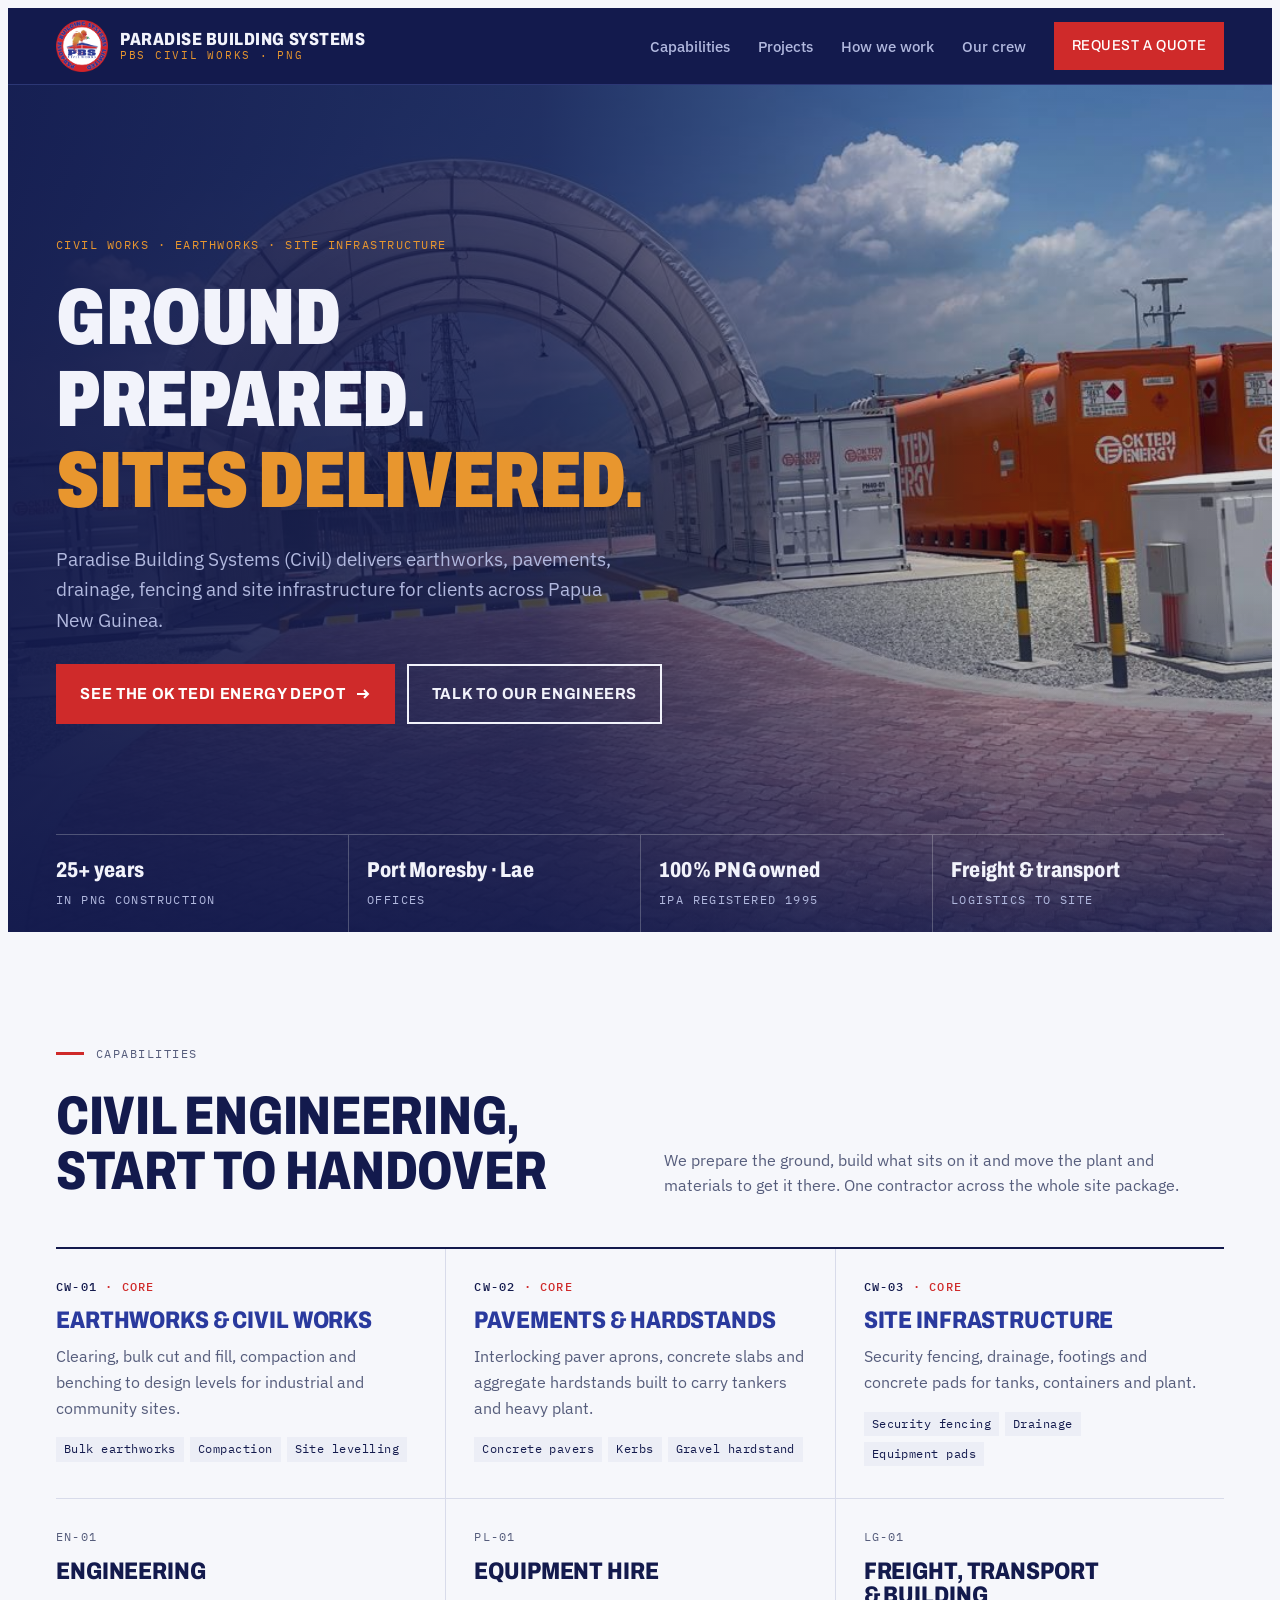
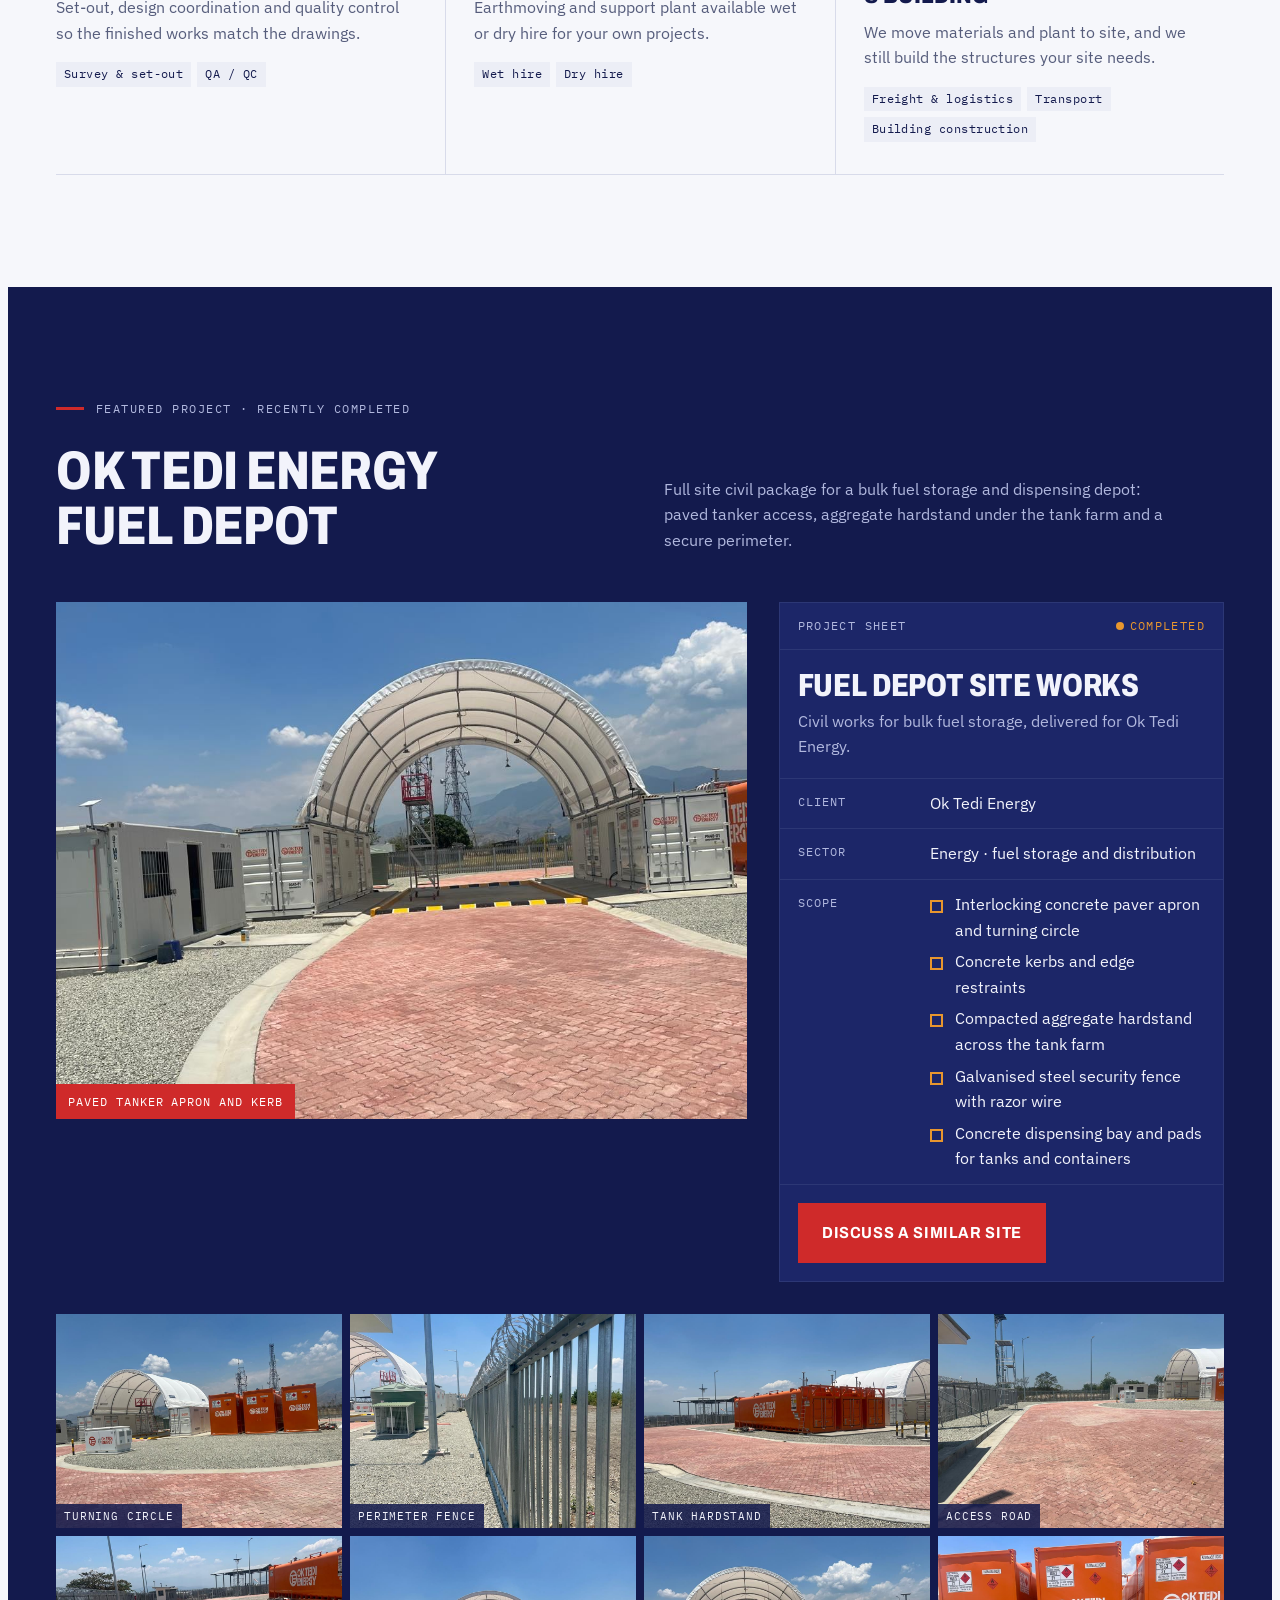
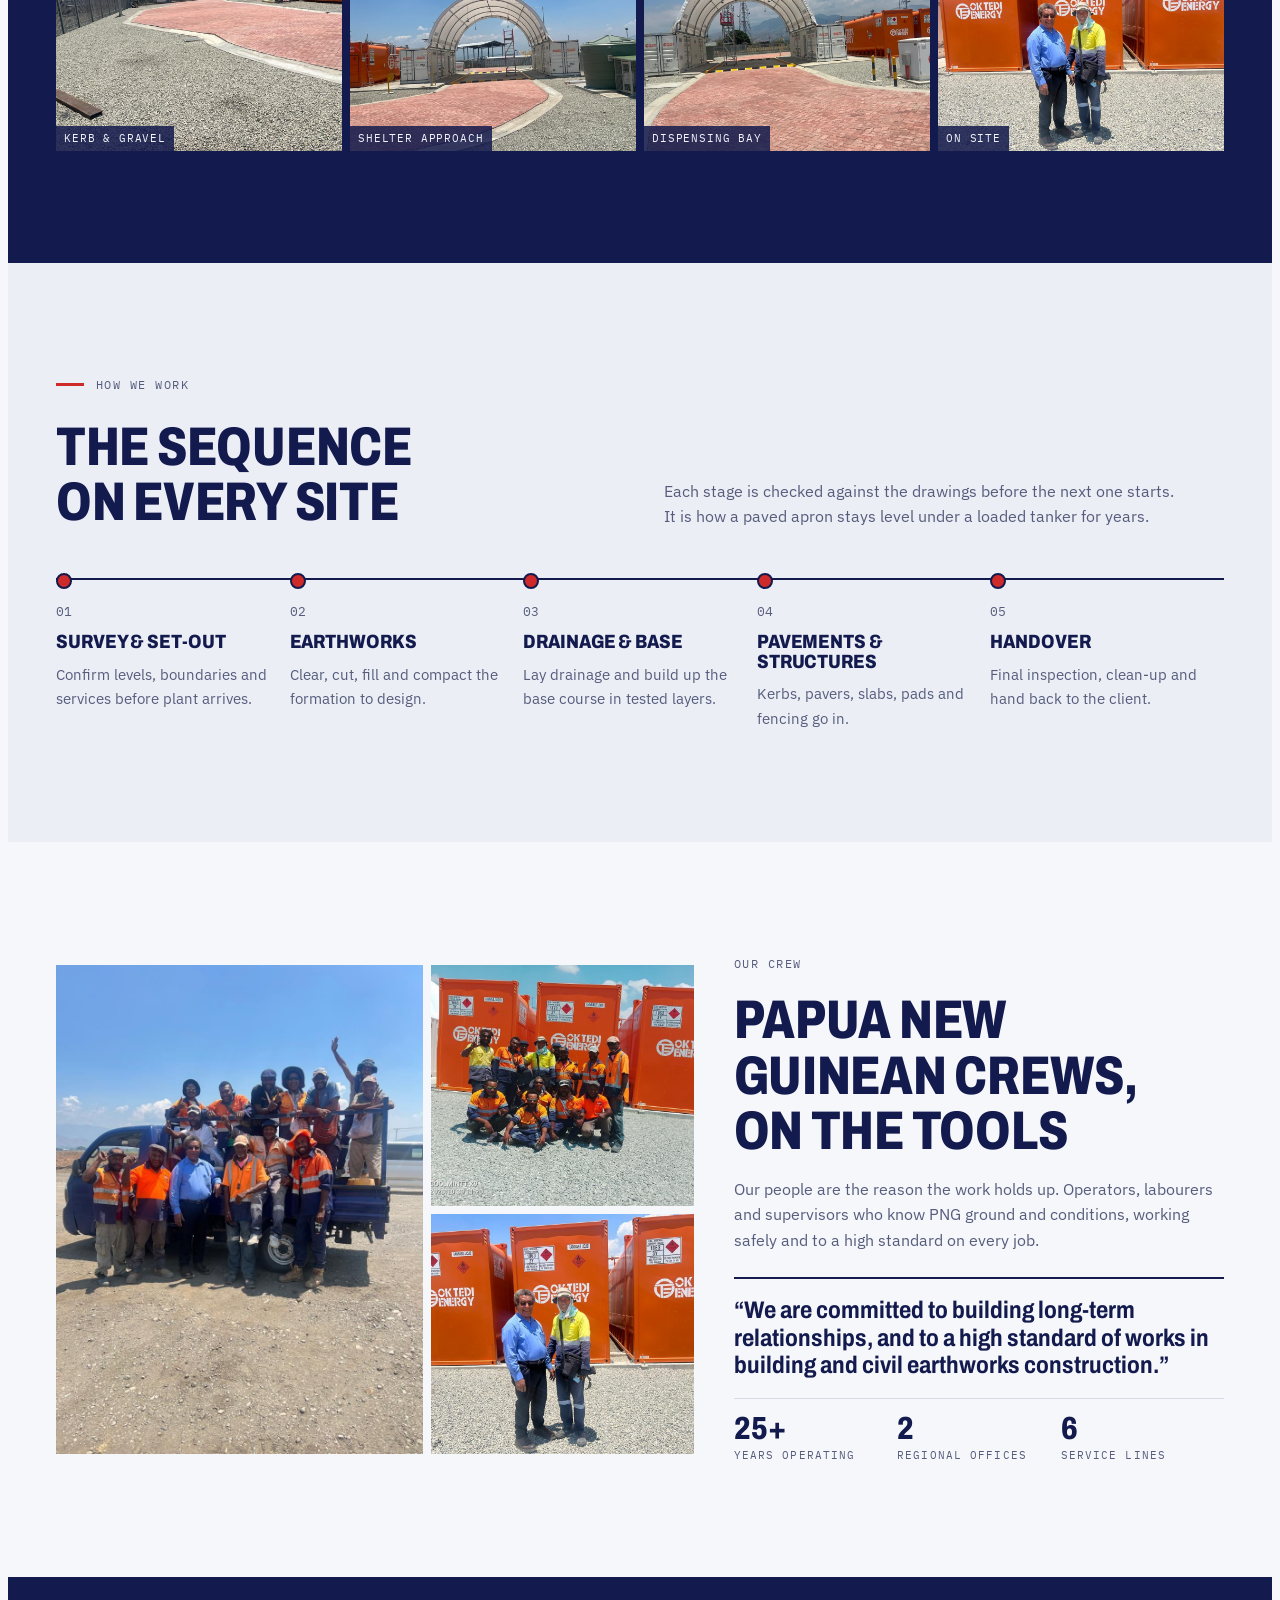
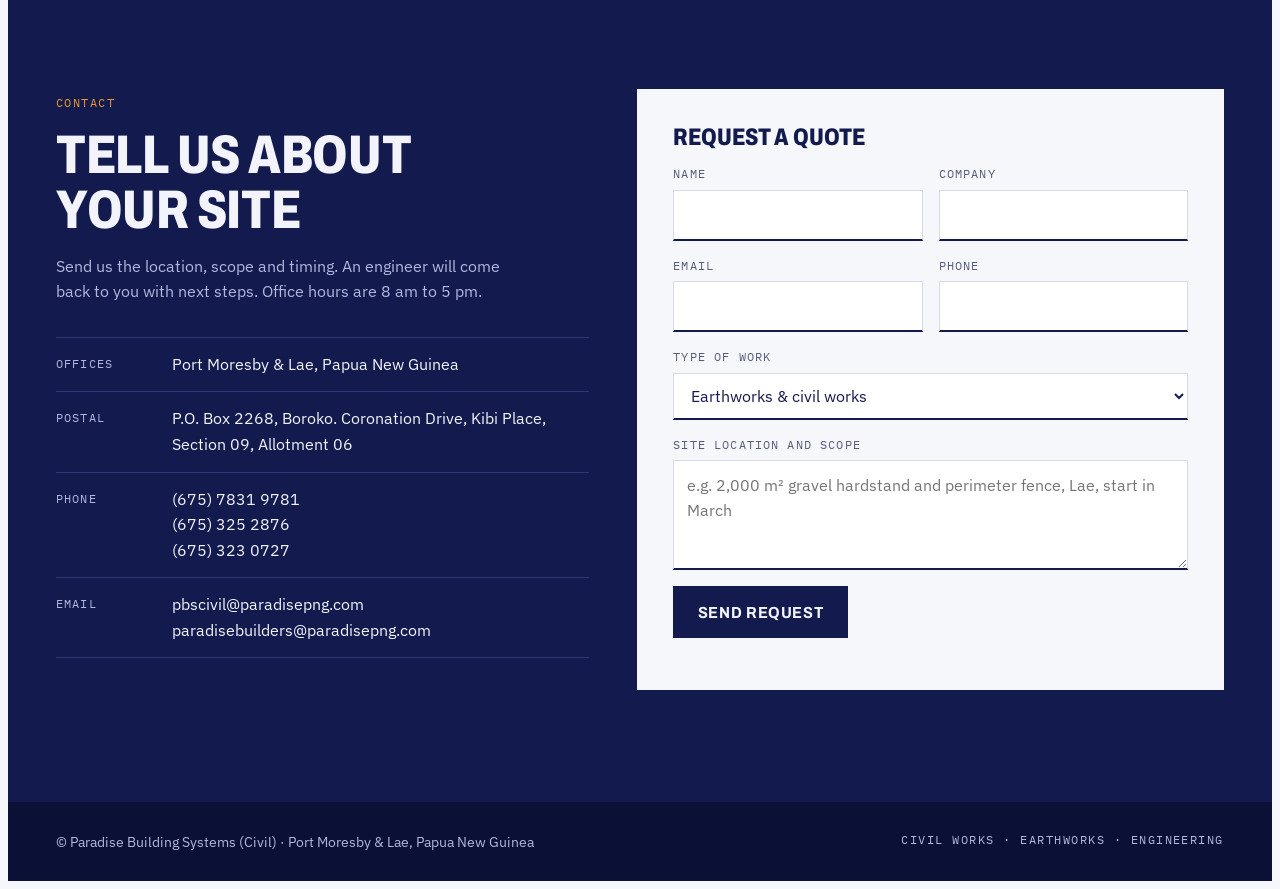
<file: index.html>
<!doctype html>
<html lang="en">
<head>
<meta charset="utf-8">
<meta name="viewport" content="width=device-width, initial-scale=1, viewport-fit=cover">
<title>Paradise Building Systems</title>
<link rel="icon" href="img/favicon.png">
<meta name="description" content="Paradise Building Systems (Civil): earthworks, pavements, site infrastructure, engineering and plant hire across Papua New Guinea.">
<link rel="preconnect" href="https://fonts.googleapis.com">
<link rel="preconnect" href="https://fonts.gstatic.com" crossorigin>
<link rel="stylesheet" href="https://fonts.googleapis.com/css2?family=Archivo:wdth,wght@62..125,400..900&family=IBM+Plex+Mono:wght@400;500&family=IBM+Plex+Sans:wght@400;500;600&display=swap">
<style>
/* Layout: a site set out like a drawing set. Photo-led hero, capability grid, and a featured project laid out as a project sheet beside its photos. */
:root{
  /* BRAND TOKENS — taken from the PBS logo: royal blue lettering, red ring, bird-of-paradise gold */
  --ink:#131a4d;        /* deep logo blue: headers, dark bands, text */
  --ink-2:#1c2668;      /* raised surface on dark bands */
  --blue:#2a3a9e;       /* logo PBS blue */
  --steel:#565d7c;      /* secondary text */
  --concrete:#eceef6;   /* section ground */
  --paper:#f6f7fb;      /* page ground */
  --line:#d8dbea;       /* hairlines on light */
  --line-dark:#2c3775;  /* hairlines on dark */
  --signal:#cf2a2a;     /* logo ring red: buttons, key marks */
  --signal-ink:#ffffff; /* text on red */
  --gold:#e8962e;       /* bird-of-paradise gold: small highlights on dark */
  --on-dark:#f2f3fb;
  --on-dark-2:#b1b8de;

  --display:"Archivo","Arial Narrow",Arial,sans-serif;
  --body:"IBM Plex Sans",system-ui,-apple-system,"Segoe UI",sans-serif;
  --mono:"IBM Plex Mono",ui-monospace,Menlo,Consolas,monospace;

  --step-0:1rem; --step-1:1.2rem; --step-2:1.5rem; --step-3:2rem; --step-4:clamp(2.2rem,5vw,3.4rem); --step-5:clamp(2.6rem,7vw,5rem);
  --wrap:1200px;
  --gut-l:max(16px,env(safe-area-inset-left,0px));
  --gut-r:max(16px,env(safe-area-inset-right,0px));
  color-scheme:light;
}
*{box-sizing:border-box}
html{scroll-behavior:smooth}
@media (prefers-reduced-motion:reduce){html{scroll-behavior:auto}*{transition:none!important;animation:none!important}}
body{background:var(--paper);color:var(--ink);font-family:var(--body);font-size:var(--step-0);line-height:1.6}
body::before{content:"";position:fixed;inset:0 0 auto;height:env(safe-area-inset-top,0px);z-index:60;background:var(--ink)}
img{display:block;max-width:100%}
a{color:inherit}
:focus-visible{outline:3px solid var(--gold);outline-offset:3px}
h1,h2,h3{font-family:var(--display);line-height:1.02;text-wrap:balance;margin:0;font-stretch:78%;font-weight:800;letter-spacing:-.005em}
p{margin:0}
.wrap{max-width:var(--wrap);margin-inline:auto;padding-left:var(--gut-l);padding-right:var(--gut-r)}
.label{font-family:var(--mono);font-size:.78rem;letter-spacing:.12em;text-transform:uppercase;color:var(--steel)}
.btn{display:inline-flex;align-items:center;gap:.6em;font-family:var(--display);font-stretch:90%;font-weight:700;font-size:1rem;letter-spacing:.04em;text-transform:uppercase;text-decoration:none;padding:.95em 1.4em;border:2px solid transparent;cursor:pointer;transition:background .15s,color .15s,border-color .15s}
.btn-signal{background:var(--signal);color:var(--signal-ink)}
.btn-signal:hover{background:#b02020}
.btn-ghost{border-color:currentColor;color:var(--on-dark);background:transparent}
.btn-ghost:hover{background:var(--on-dark);color:var(--ink);border-color:var(--on-dark)}
.btn svg{width:1em;height:1em}

/* Header */
.site-head{position:sticky;top:env(safe-area-inset-top,0px);z-index:50;background:var(--ink);color:var(--on-dark);border-bottom:1px solid var(--line-dark)}
.site-head .wrap{display:flex;align-items:center;justify-content:space-between;gap:24px;padding-block:12px}
.brand{display:flex;align-items:center;gap:12px;text-decoration:none;min-width:0}
.brand-logo{height:52px;width:52px;flex:none}
.brand-name{display:flex;flex-direction:column;line-height:1.05;min-width:0}
.brand-name strong{font-family:var(--display);font-stretch:80%;font-weight:800;font-size:1.1rem;letter-spacing:.03em;text-transform:uppercase;white-space:nowrap}
.brand-name span{font-family:var(--mono);font-size:.68rem;letter-spacing:.16em;text-transform:uppercase;color:var(--gold)}
.nav{display:flex;align-items:center;gap:28px}
.nav a{text-decoration:none;font-weight:500;font-size:.95rem;color:var(--on-dark-2)}
.nav a:hover{color:var(--on-dark)}
.nav .btn{padding:.7em 1.1em;font-size:.9rem;color:var(--signal-ink)}
@media (max-width:880px){.nav a:not(.btn){display:none}}
@media (max-width:460px){.brand-name strong{font-size:.95rem}.nav .btn{padding:.6em .8em;font-size:.8rem}}

/* Hero */
.hero{position:relative;color:var(--on-dark);background:var(--ink);overflow:hidden}
.hero-img{position:absolute;inset:0;width:100%;height:100%;object-fit:cover;object-position:center 60%}
.hero::after{content:"";position:absolute;inset:0;background:linear-gradient(90deg,rgba(19,26,77,.94) 0%,rgba(19,26,77,.78) 42%,rgba(19,26,77,.15) 80%),linear-gradient(0deg,rgba(19,26,77,.85) 0%,rgba(19,26,77,0) 40%)}
.hero .wrap{position:relative;z-index:1;padding-block:clamp(72px,12vw,150px) 0}
.hero-copy{max-width:640px;display:grid;gap:22px}
.hero h1{font-size:var(--step-5);text-transform:uppercase;font-stretch:72%;font-weight:900}
.hero h1 em{font-style:normal;color:var(--gold)}
.hero-lede{font-size:var(--step-1);color:var(--on-dark-2);max-width:52ch}
.hero-cta{display:flex;flex-wrap:wrap;gap:12px;padding-top:6px}
.hero-strip{margin-top:clamp(56px,9vw,110px);display:grid;grid-template-columns:repeat(4,1fr);border-top:1px solid rgba(238,242,240,.25)}
.hero-strip div{padding:18px 18px 22px 0;display:grid;gap:4px;min-width:0}
.hero-strip div+div{padding-left:18px;border-left:1px solid rgba(238,242,240,.25)}
.hero-strip b{font-family:var(--display);font-stretch:80%;font-size:1.35rem;font-weight:800;letter-spacing:.01em}
.hero-strip span{font-family:var(--mono);font-size:.72rem;letter-spacing:.12em;text-transform:uppercase;color:var(--on-dark-2)}
@media (max-width:760px){.hero-strip{grid-template-columns:1fr 1fr}.hero-strip div:nth-child(3){padding-left:0;border-left:0}.hero-strip div:nth-child(n+3){border-top:1px solid rgba(238,242,240,.25)}}

/* Sections */
section{padding-block:clamp(64px,9vw,112px)}
.sec-head{display:grid;grid-template-columns:minmax(0,1fr) minmax(0,1fr);gap:24px 48px;align-items:end;margin-bottom:48px}
.sec-head h2{font-size:var(--step-4);text-transform:uppercase}
.sec-head p{color:var(--steel);max-width:52ch}
.sec-head .label{grid-column:1/-1;display:flex;align-items:center;gap:12px}
.sec-head .label::before{content:"";width:28px;height:3px;background:var(--signal)}
@media (max-width:760px){.sec-head{grid-template-columns:1fr}}

/* Capabilities */
.caps{background:var(--paper)}
.cap-grid{display:grid;grid-template-columns:repeat(3,minmax(0,1fr));border-top:2px solid var(--ink)}
.cap{padding:28px 28px 32px 0;display:grid;gap:12px;align-content:start;border-bottom:1px solid var(--line)}
.cap:not(:nth-child(3n+1)){padding-left:28px;border-left:1px solid var(--line)}
.cap-code{font-family:var(--mono);font-size:.75rem;color:var(--steel);letter-spacing:.1em}
.cap h3{font-size:var(--step-2);text-transform:uppercase;font-stretch:82%}
.cap p{color:var(--steel)}
.cap ul{margin:4px 0 0;padding:0;list-style:none;display:flex;flex-wrap:wrap;gap:6px}
.cap li{font-family:var(--mono);font-size:.72rem;letter-spacing:.04em;padding:3px 8px;background:var(--concrete);color:var(--ink)}
.cap.primary h3{color:var(--blue)}
.cap.primary .cap-code{color:var(--ink);font-weight:500}
.cap.primary .cap-code::after{content:" · CORE";color:var(--signal)}
@media (max-width:900px){.cap-grid{grid-template-columns:1fr 1fr}.cap:not(:nth-child(3n+1)){padding-left:0;border-left:0}.cap:nth-child(2n){padding-left:24px;border-left:1px solid var(--line)}.cap{padding-right:24px}}
@media (max-width:560px){.cap-grid{grid-template-columns:1fr}.cap:nth-child(2n){padding-left:0;border-left:0}.cap{padding-right:0}}

/* Featured project */
.featured{background:var(--ink);color:var(--on-dark)}
.featured .sec-head p{color:var(--on-dark-2)}
.featured .label{color:var(--on-dark-2)}
.proj{display:grid;grid-template-columns:minmax(0,1.55fr) minmax(0,1fr);gap:32px;align-items:start}
.proj-lead{position:relative}
.proj-lead img{width:100%;aspect-ratio:4/3;object-fit:cover}
.proj-lead figcaption{position:absolute;left:0;bottom:0;background:var(--signal);color:var(--signal-ink);font-family:var(--mono);font-size:.75rem;letter-spacing:.08em;text-transform:uppercase;padding:8px 12px}
.sheet{border:1px solid var(--line-dark);background:var(--ink-2)}
.sheet-head{display:flex;justify-content:space-between;align-items:center;gap:12px;padding:14px 18px;border-bottom:1px solid var(--line-dark);font-family:var(--mono);font-size:.72rem;letter-spacing:.12em;text-transform:uppercase;color:var(--on-dark-2)}
.status{display:inline-flex;align-items:center;gap:6px;color:var(--gold)}
.status::before{content:"";width:8px;height:8px;background:var(--gold);border-radius:50%}
.sheet h3{font-size:var(--step-3);text-transform:uppercase;padding:20px 18px 6px}
.sheet .sub{padding:0 18px 18px;color:var(--on-dark-2)}
.sheet dl{margin:0;border-top:1px solid var(--line-dark)}
.sheet dl div{display:grid;grid-template-columns:7.5rem minmax(0,1fr);gap:12px;padding:12px 18px;border-bottom:1px solid var(--line-dark)}
.sheet dt{font-family:var(--mono);font-size:.72rem;letter-spacing:.1em;text-transform:uppercase;color:var(--on-dark-2);padding-top:2px}
.sheet dd{margin:0}
.scope{margin:0;padding:0;list-style:none;display:grid;gap:6px}
.scope li{display:grid;grid-template-columns:1.2rem 1fr;gap:6px}
.scope li::before{content:"";width:9px;height:9px;margin-top:.5em;border:2px solid var(--gold)}
.sheet .btn{margin:18px}
.gallery{margin-top:32px;display:grid;grid-template-columns:repeat(4,minmax(0,1fr));gap:8px}
.gallery button{all:unset;cursor:zoom-in;position:relative;display:block;overflow:hidden;background:var(--ink-2)}
.gallery button:focus-visible{outline:3px solid var(--gold);outline-offset:2px}
.gallery img{width:100%;aspect-ratio:4/3;object-fit:cover;transition:transform .35s ease}
.gallery button:hover img{transform:scale(1.04)}
.gallery span{position:absolute;left:0;bottom:0;font-family:var(--mono);font-size:.66rem;letter-spacing:.08em;text-transform:uppercase;background:rgba(19,26,77,.85);color:var(--on-dark);padding:4px 8px}
@media (max-width:900px){.proj{grid-template-columns:1fr}.gallery{grid-template-columns:repeat(2,minmax(0,1fr))}}

/* Process */
.process{background:var(--concrete)}
.steps{list-style:none;margin:0;padding:0;display:grid;grid-template-columns:repeat(5,minmax(0,1fr));counter-reset:step}
.steps li{counter-increment:step;padding:22px 20px 0 0;border-top:2px solid var(--ink);display:grid;gap:10px;align-content:start;position:relative}
.steps li::before{content:counter(step,decimal-leading-zero);font-family:var(--mono);font-size:.8rem;color:var(--steel)}
.steps li::after{content:"";position:absolute;top:-7px;left:0;width:12px;height:12px;background:var(--signal);border:2px solid var(--ink);border-radius:50%}
.steps h3{font-size:var(--step-1);text-transform:uppercase;font-stretch:85%}
.steps p{color:var(--steel);font-size:.95rem}
@media (max-width:900px){.steps{grid-template-columns:1fr 1fr;row-gap:32px}}
@media (max-width:520px){.steps{grid-template-columns:1fr}}

/* Crew */
.crew{background:var(--paper)}
.crew-grid{display:grid;grid-template-columns:minmax(0,1.3fr) minmax(0,1fr);gap:40px;align-items:center}
.crew-photos{display:grid;grid-template-columns:1.4fr 1fr;gap:8px}
.crew-photos img{width:100%;height:100%;object-fit:cover}
.crew-photos .tall{grid-row:span 2;aspect-ratio:3/4}
.crew-photos .wide{aspect-ratio:4/3}
.crew-copy{display:grid;gap:18px}
.crew-copy h2{font-size:var(--step-4);text-transform:uppercase}
.crew-copy p{color:var(--steel);max-width:52ch}
.crew-copy blockquote{margin:6px 0 0;padding:18px 0 0;border-top:2px solid var(--ink);font-family:var(--display);font-stretch:85%;font-size:var(--step-2);font-weight:700;line-height:1.15}
.facts{display:grid;grid-template-columns:repeat(3,minmax(0,1fr));gap:0;border-top:1px solid var(--line)}
.facts div{padding:14px 12px 0 0;display:grid;gap:2px}
.facts b{font-family:var(--display);font-stretch:80%;font-size:var(--step-3);font-weight:800;line-height:1}
.facts span{font-family:var(--mono);font-size:.7rem;letter-spacing:.1em;text-transform:uppercase;color:var(--steel)}
@media (max-width:900px){.crew-grid{grid-template-columns:1fr}}

/* Contact */
.contact{background:var(--ink);color:var(--on-dark)}
.contact-grid{display:grid;grid-template-columns:minmax(0,1fr) minmax(0,1.1fr);gap:48px}
.contact h2{font-size:var(--step-4);text-transform:uppercase}
.contact .intro{color:var(--on-dark-2);margin-top:16px;max-width:46ch}
.offices{margin-top:32px;display:grid;gap:0;border-top:1px solid var(--line-dark)}
.offices div{display:grid;grid-template-columns:6.5rem minmax(0,1fr);gap:12px;padding:14px 0;border-bottom:1px solid var(--line-dark)}
.offices dt{font-family:var(--mono);font-size:.72rem;letter-spacing:.1em;text-transform:uppercase;color:var(--on-dark-2);padding-top:3px}
.offices dd{margin:0;overflow-wrap:anywhere;user-select:all}
.offices dd.multi{user-select:text}
.offices dd span{display:block;user-select:all}
form{background:var(--paper);color:var(--ink);padding:clamp(20px,4vw,36px);display:grid;gap:16px;grid-template-columns:1fr 1fr;align-content:start}
form h3{grid-column:1/-1;font-size:var(--step-2);text-transform:uppercase}
.field{display:grid;gap:6px;min-width:0}
.field.full{grid-column:1/-1}
.field label{font-family:var(--mono);font-size:.72rem;letter-spacing:.1em;text-transform:uppercase;color:var(--steel)}
.field input,.field select,.field textarea{font:inherit;color:var(--ink);background:#fff;border:1px solid var(--line);border-bottom:2px solid var(--ink);padding:.7em .8em;border-radius:0;width:100%}
.field textarea{min-height:110px;resize:vertical}
.field input:focus,.field select:focus,.field textarea:focus{outline:none;border-bottom-color:var(--blue);box-shadow:0 2px 0 0 var(--blue)}
form .btn{grid-column:1/-1;justify-self:start;background:var(--ink);color:var(--on-dark)}
form .btn:hover{background:var(--signal);color:var(--signal-ink)}
.form-note{grid-column:1/-1;font-size:.9rem;color:var(--steel)}
@media (max-width:900px){.contact-grid{grid-template-columns:1fr}}
@media (max-width:520px){form{grid-template-columns:1fr}}

/* Footer */
.site-foot{background:#0b1036;color:var(--on-dark-2);font-size:.9rem}
.site-foot .wrap{display:flex;flex-wrap:wrap;justify-content:space-between;gap:16px;padding-block:28px}
.site-foot .label{color:var(--on-dark-2)}

/* Lightbox */
dialog{border:0;padding:0;background:transparent;max-width:min(1200px,94vw);color:var(--on-dark)}
dialog::backdrop{background:rgba(13,24,33,.92)}
dialog img{max-height:82vh;width:auto;margin:auto}
dialog p{font-family:var(--mono);font-size:.78rem;letter-spacing:.08em;text-transform:uppercase;padding:12px 0;text-align:center}
.lb-close{position:fixed;top:calc(16px + env(safe-area-inset-top,0px));right:calc(16px + env(safe-area-inset-right,0px));background:var(--signal);color:var(--signal-ink);border:0;font-family:var(--display);font-weight:800;padding:.6em 1em;cursor:pointer;text-transform:uppercase;letter-spacing:.06em}
</style>
</head>
<body>

<header class="site-head">
  <div class="wrap">
    <a class="brand" href="#top" aria-label="Paradise Building Systems, home">
      <img class="brand-logo" src="img/logo.png" alt="" width="52" height="52">
      <span class="brand-name"><strong>Paradise Building Systems</strong><span>PBS Civil Works · PNG</span></span>
    </a>
    <nav class="nav" aria-label="Main">
      <a href="#capabilities">Capabilities</a>
      <a href="#projects">Projects</a>
      <a href="#method">How we work</a>
      <a href="#crew">Our crew</a>
      <a class="btn btn-signal" href="#contact">Request a quote</a>
    </nav>
  </div>
</header>

<main id="top">
  <section class="hero" style="padding-block:0">
    <img class="hero-img" src="img/depot-arch-pavers.jpg" alt="Interlocking concrete paver apron leading to a fuel dispensing shelter at the Ok Tedi Energy depot">
    <div class="wrap">
      <div class="hero-copy">
        <span class="label" style="color:var(--gold)">Civil works · Earthworks · Site infrastructure</span>
        <h1>Ground prepared.<br><em>Sites delivered.</em></h1>
        <p class="hero-lede">Paradise Building Systems (Civil) delivers earthworks, pavements, drainage, fencing and site infrastructure for clients across Papua New Guinea.</p>
        <div class="hero-cta">
          <a class="btn btn-signal" href="#projects">See the Ok Tedi Energy depot
            <svg viewBox="0 0 16 16" fill="none" stroke="currentColor" stroke-width="2"><path d="M2 8h11M9 4l4 4-4 4"/></svg></a>
          <a class="btn btn-ghost" href="#contact">Talk to our engineers</a>
        </div>
      </div>
      <div class="hero-strip">
        <div><b>25+ years</b><span>In PNG construction</span></div>
        <div><b>Port Moresby · Lae</b><span>Offices</span></div>
        <div><b>100% PNG owned</b><span>IPA registered 1995</span></div>
        <div><b>Freight &amp; transport</b><span>Logistics to site</span></div>
      </div>
    </div>
  </section>

  <section class="caps" id="capabilities">
    <div class="wrap">
      <div class="sec-head">
        <span class="label">Capabilities</span>
        <h2>Civil engineering, start to handover</h2>
        <p>We prepare the ground, build what sits on it and move the plant and materials to get it there. One contractor across the whole site package.</p>
      </div>
      <div class="cap-grid">
        <article class="cap primary">
          <span class="cap-code">CW-01</span>
          <h3>Earthworks &amp; civil works</h3>
          <p>Clearing, bulk cut and fill, compaction and benching to design levels for industrial and community sites.</p>
          <ul><li>Bulk earthworks</li><li>Compaction</li><li>Site levelling</li></ul>
        </article>
        <article class="cap primary">
          <span class="cap-code">CW-02</span>
          <h3>Pavements &amp; hardstands</h3>
          <p>Interlocking paver aprons, concrete slabs and aggregate hardstands built to carry tankers and heavy plant.</p>
          <ul><li>Concrete pavers</li><li>Kerbs</li><li>Gravel hardstand</li></ul>
        </article>
        <article class="cap primary">
          <span class="cap-code">CW-03</span>
          <h3>Site infrastructure</h3>
          <p>Security fencing, drainage, footings and concrete pads for tanks, containers and plant.</p>
          <ul><li>Security fencing</li><li>Drainage</li><li>Equipment pads</li></ul>
        </article>
        <article class="cap">
          <span class="cap-code">EN-01</span>
          <h3>Engineering</h3>
          <p>Set-out, design coordination and quality control so the finished works match the drawings.</p>
          <ul><li>Survey &amp; set-out</li><li>QA / QC</li></ul>
        </article>
        <article class="cap">
          <span class="cap-code">PL-01</span>
          <h3>Equipment hire</h3>
          <p>Earthmoving and support plant available wet or dry hire for your own projects.</p>
          <ul><li>Wet hire</li><li>Dry hire</li></ul>
        </article>
        <article class="cap">
          <span class="cap-code">LG-01</span>
          <h3>Freight, transport &amp; building</h3>
          <p>We move materials and plant to site, and we still build the structures your site needs.</p>
          <ul><li>Freight &amp; logistics</li><li>Transport</li><li>Building construction</li></ul>
        </article>
      </div>
    </div>
  </section>

  <section class="featured" id="projects">
    <div class="wrap">
      <div class="sec-head">
        <span class="label">Featured project · Recently completed</span>
        <h2>Ok Tedi Energy fuel depot</h2>
        <p>Full site civil package for a bulk fuel storage and dispensing depot: paved tanker access, aggregate hardstand under the tank farm and a secure perimeter.</p>
      </div>
      <div class="proj">
        <figure class="proj-lead" style="margin:0">
          <img src="img/depot-arch-kerb.jpg" alt="Paver apron with concrete kerb edge running up to the depot's dispensing shelter">
          <figcaption>Paved tanker apron and kerb</figcaption>
        </figure>
        <aside class="sheet" aria-label="Project sheet">
          <div class="sheet-head"><span>Project sheet</span><span class="status">Completed</span></div>
          <h3>Fuel depot site works</h3>
          <p class="sub">Civil works for bulk fuel storage, delivered for Ok Tedi Energy.</p>
          <dl>
            <div><dt>Client</dt><dd>Ok Tedi Energy</dd></div>
            <div><dt>Sector</dt><dd>Energy · fuel storage and distribution</dd></div>
            <div><dt>Scope</dt><dd>
              <ul class="scope">
                <li>Interlocking concrete paver apron and turning circle</li>
                <li>Concrete kerbs and edge restraints</li>
                <li>Compacted aggregate hardstand across the tank farm</li>
                <li>Galvanised steel security fence with razor wire</li>
                <li>Concrete dispensing bay and pads for tanks and containers</li>
              </ul>
            </dd></div>
          </dl>
          <a class="btn btn-signal" href="#contact">Discuss a similar site</a>
        </aside>
      </div>
      <div class="gallery" id="gallery">
        <button type="button" data-src="img/depot-tanks-turning-circle.jpg" data-cap="Turning circle and tank farm"><img src="img/depot-tanks-turning-circle.jpg" alt="Paved turning circle in front of fuel tanks" loading="lazy"><span>Turning circle</span></button>
        <button type="button" data-src="img/security-fence.jpg" data-cap="Galvanised security fence with razor wire"><img src="img/security-fence.jpg" alt="Galvanised steel palisade fence topped with razor wire" loading="lazy"><span>Perimeter fence</span></button>
        <button type="button" data-src="img/tank-hardstand.jpg" data-cap="Tank farm hardstand and paved access"><img src="img/tank-hardstand.jpg" alt="Fuel tanks on aggregate hardstand beside paver access road" loading="lazy"><span>Tank hardstand</span></button>
        <button type="button" data-src="img/paved-access.jpg" data-cap="Paved access road along the fence line"><img src="img/paved-access.jpg" alt="Long paver access road curving past the depot" loading="lazy"><span>Access road</span></button>
        <button type="button" data-src="img/fence-line-pavers.jpg" data-cap="Kerbed paving against gravel and fence line"><img src="img/fence-line-pavers.jpg" alt="Kerbed paving edge meeting gravel hardstand by the fence" loading="lazy"><span>Kerb &amp; gravel</span></button>
        <button type="button" data-src="img/depot-arch-west.jpg" data-cap="Dispensing shelter approach"><img src="img/depot-arch-west.jpg" alt="Curved paver approach to the dispensing shelter" loading="lazy"><span>Shelter approach</span></button>
        <button type="button" data-src="img/depot-arch-pavers.jpg" data-cap="Paver apron and dispensing bay"><img src="img/depot-arch-pavers.jpg" alt="Paver apron leading to the dispensing bay under the shelter" loading="lazy"><span>Dispensing bay</span></button>
        <button type="button" data-src="img/site-handover.jpg" data-cap="On site at the completed depot"><img src="img/site-handover.jpg" alt="Two men standing in front of orange Ok Tedi Energy fuel tanks" loading="lazy"><span>On site</span></button>
      </div>
    </div>
  </section>

  <section class="process" id="method">
    <div class="wrap">
      <div class="sec-head">
        <span class="label">How we work</span>
        <h2>The sequence on every site</h2>
        <p>Each stage is checked against the drawings before the next one starts. It is how a paved apron stays level under a loaded tanker for years.</p>
      </div>
      <ol class="steps">
        <li><h3>Survey &amp; set-out</h3><p>Confirm levels, boundaries and services before plant arrives.</p></li>
        <li><h3>Earthworks</h3><p>Clear, cut, fill and compact the formation to design.</p></li>
        <li><h3>Drainage &amp; base</h3><p>Lay drainage and build up the base course in tested layers.</p></li>
        <li><h3>Pavements &amp; structures</h3><p>Kerbs, pavers, slabs, pads and fencing go in.</p></li>
        <li><h3>Handover</h3><p>Final inspection, clean-up and hand back to the client.</p></li>
      </ol>
    </div>
  </section>

  <section class="crew" id="crew">
    <div class="wrap crew-grid">
      <div class="crew-photos">
        <img class="tall" src="img/crew-truck.jpg" alt="The PBS crew gathered around a site truck">
        <img class="wide" src="img/crew-tanks.jpg" alt="PBS crew in hi-vis in front of the completed fuel tanks">
        <img class="wide" src="img/site-handover.jpg" alt="PBS management on site at the depot" loading="lazy" style="object-position:center 30%">
      </div>
      <div class="crew-copy">
        <span class="label">Our crew</span>
        <h2>Papua New Guinean crews, on the tools</h2>
        <p>Our people are the reason the work holds up. Operators, labourers and supervisors who know PNG ground and conditions, working safely and to a high standard on every job.</p>
        <blockquote>“We are committed to building long-term relationships, and to a high standard of works in building and civil earthworks construction.”</blockquote>
        <div class="facts">
          <div><b>25+</b><span>Years operating</span></div>
          <div><b>2</b><span>Regional offices</span></div>
          <div><b>6</b><span>Service lines</span></div>
        </div>
      </div>
    </div>
  </section>

  <section class="contact" id="contact">
    <div class="wrap contact-grid">
      <div>
        <span class="label" style="color:var(--gold)">Contact</span>
        <h2 style="margin-top:12px">Tell us about your site</h2>
        <p class="intro">Send us the location, scope and timing. An engineer will come back to you with next steps. Office hours are 8 am to 5 pm.</p>
        <dl class="offices">
          <div><dt>Offices</dt><dd>Port Moresby &amp; Lae, Papua New Guinea</dd></div>
          <div><dt>Postal</dt><dd>P.O. Box 2268, Boroko. Coronation Drive, Kibi Place, Section 09, Allotment 06</dd></div>
          <div><dt>Phone</dt><dd class="multi"><span>(675) 7831 9781</span><span>(675) 325 2876</span><span>(675) 323 0727</span></dd></div>
          <div><dt>Email</dt><dd class="multi"><span>pbscivil@paradisepng.com</span><span>paradisebuilders@paradisepng.com</span></dd></div>
        </dl>
      </div>
      <form id="quote" novalidate>
        <h3>Request a quote</h3>
        <div class="field"><label for="q-name">Name</label><input id="q-name" name="name" autocomplete="name" required></div>
        <div class="field"><label for="q-org">Company</label><input id="q-org" name="company" autocomplete="organization"></div>
        <div class="field"><label for="q-email">Email</label><input id="q-email" name="email" type="email" autocomplete="email" required></div>
        <div class="field"><label for="q-phone">Phone</label><input id="q-phone" name="phone" type="tel" autocomplete="tel"></div>
        <div class="field full"><label for="q-type">Type of work</label>
          <select id="q-type" name="type">
            <option>Earthworks &amp; civil works</option>
            <option>Pavements &amp; hardstands</option>
            <option>Fencing, drainage &amp; site infrastructure</option>
            <option>Engineering</option>
            <option>Equipment hire</option>
            <option>Freight &amp; transport</option>
            <option>Building construction</option>
          </select></div>
        <div class="field full"><label for="q-msg">Site location and scope</label><textarea id="q-msg" name="message" placeholder="e.g. 2,000 m² gravel hardstand and perimeter fence, Lae, start in March"></textarea></div>
        <button class="btn" type="submit">Send request</button>
        <p class="form-note" id="q-note" role="status"></p>
      </form>
    </div>
  </section>
</main>

<footer class="site-foot">
  <div class="wrap">
    <span>© Paradise Building Systems (Civil) · Port Moresby &amp; Lae, Papua New Guinea</span>
    <span class="label">Civil works · Earthworks · Engineering</span>
  </div>
</footer>

<dialog id="lb" aria-label="Project photo">
  <button class="lb-close" type="button" id="lb-close">Close</button>
  <img id="lb-img" alt="">
  <p id="lb-cap"></p>
</dialog>

<script>
(function(){
  var lb=document.getElementById('lb'),img=document.getElementById('lb-img'),cap=document.getElementById('lb-cap');
  document.getElementById('gallery').addEventListener('click',function(e){
    var b=e.target.closest('button');if(!b)return;
    img.src=b.dataset.src;img.alt=b.querySelector('img').alt;cap.textContent=b.dataset.cap;
    if(lb.showModal)lb.showModal();
  });
  document.getElementById('lb-close').addEventListener('click',function(){lb.close()});
  lb.addEventListener('click',function(e){if(e.target===lb)lb.close()});
  var f=document.getElementById('quote'),note=document.getElementById('q-note');
  f.addEventListener('submit',function(e){
    e.preventDefault();
    var n=f.elements.name.value.trim(),m=f.elements.email.value.trim();
    if(!n||!/.+@.+\..+/.test(m)){note.textContent='Add your name and a valid email so we can reply.';return;}
    note.textContent='This is a design preview, so the form is not connected yet. On the live site this request goes to pbscivil@paradisepng.com.';
  });
})();
</script>
</body>
</html>
</file>
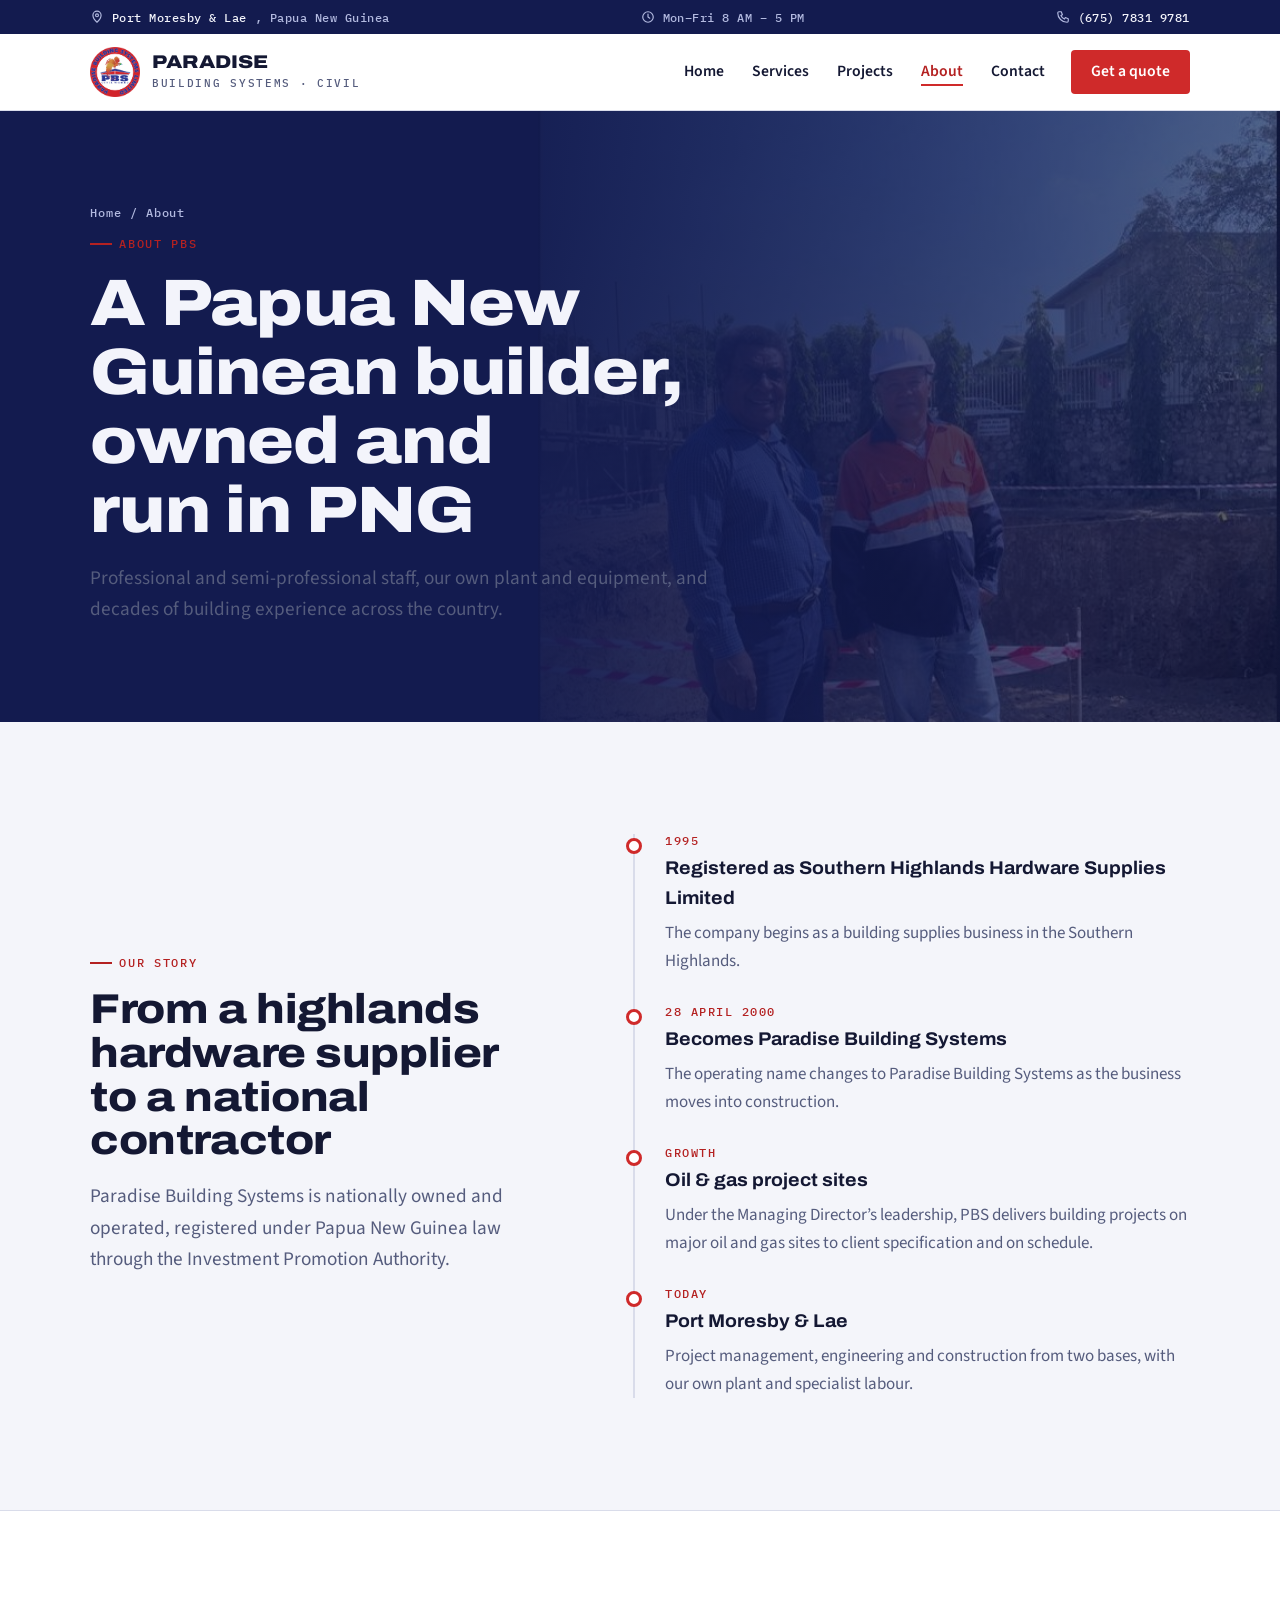
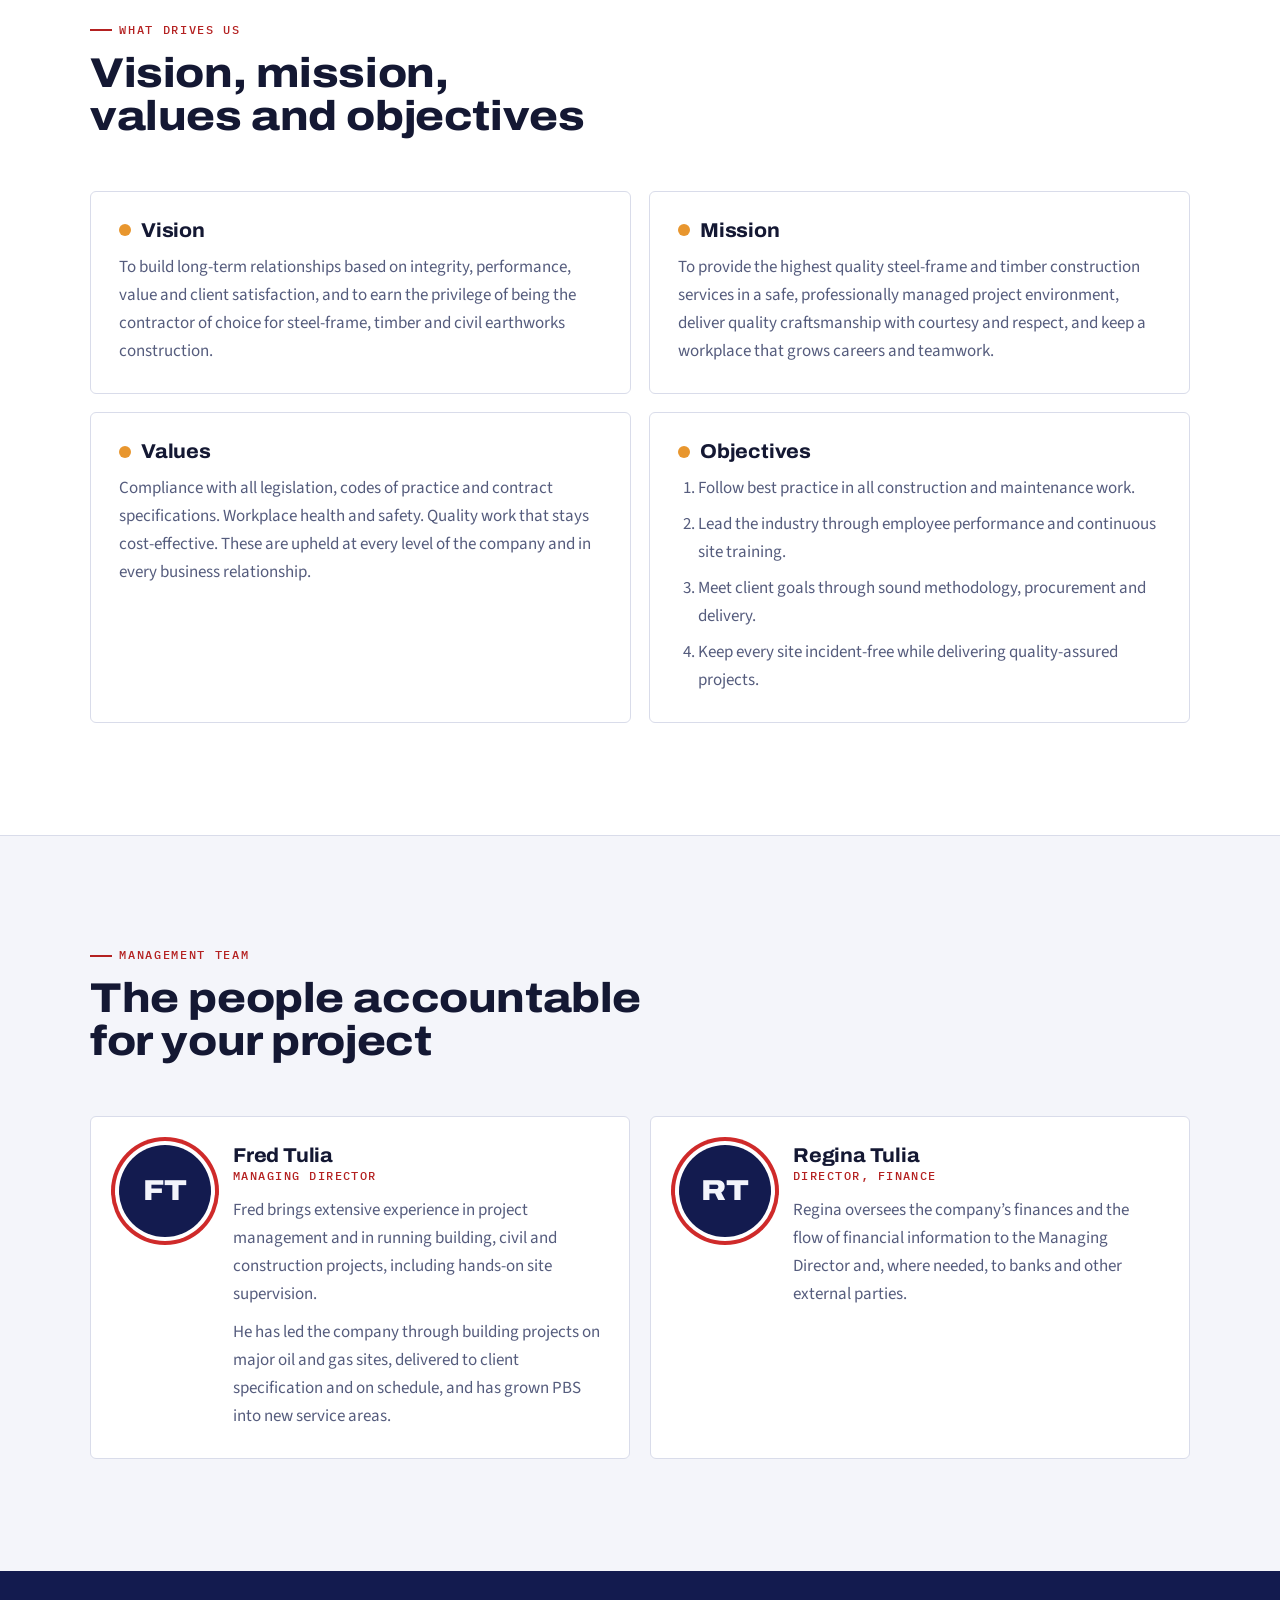
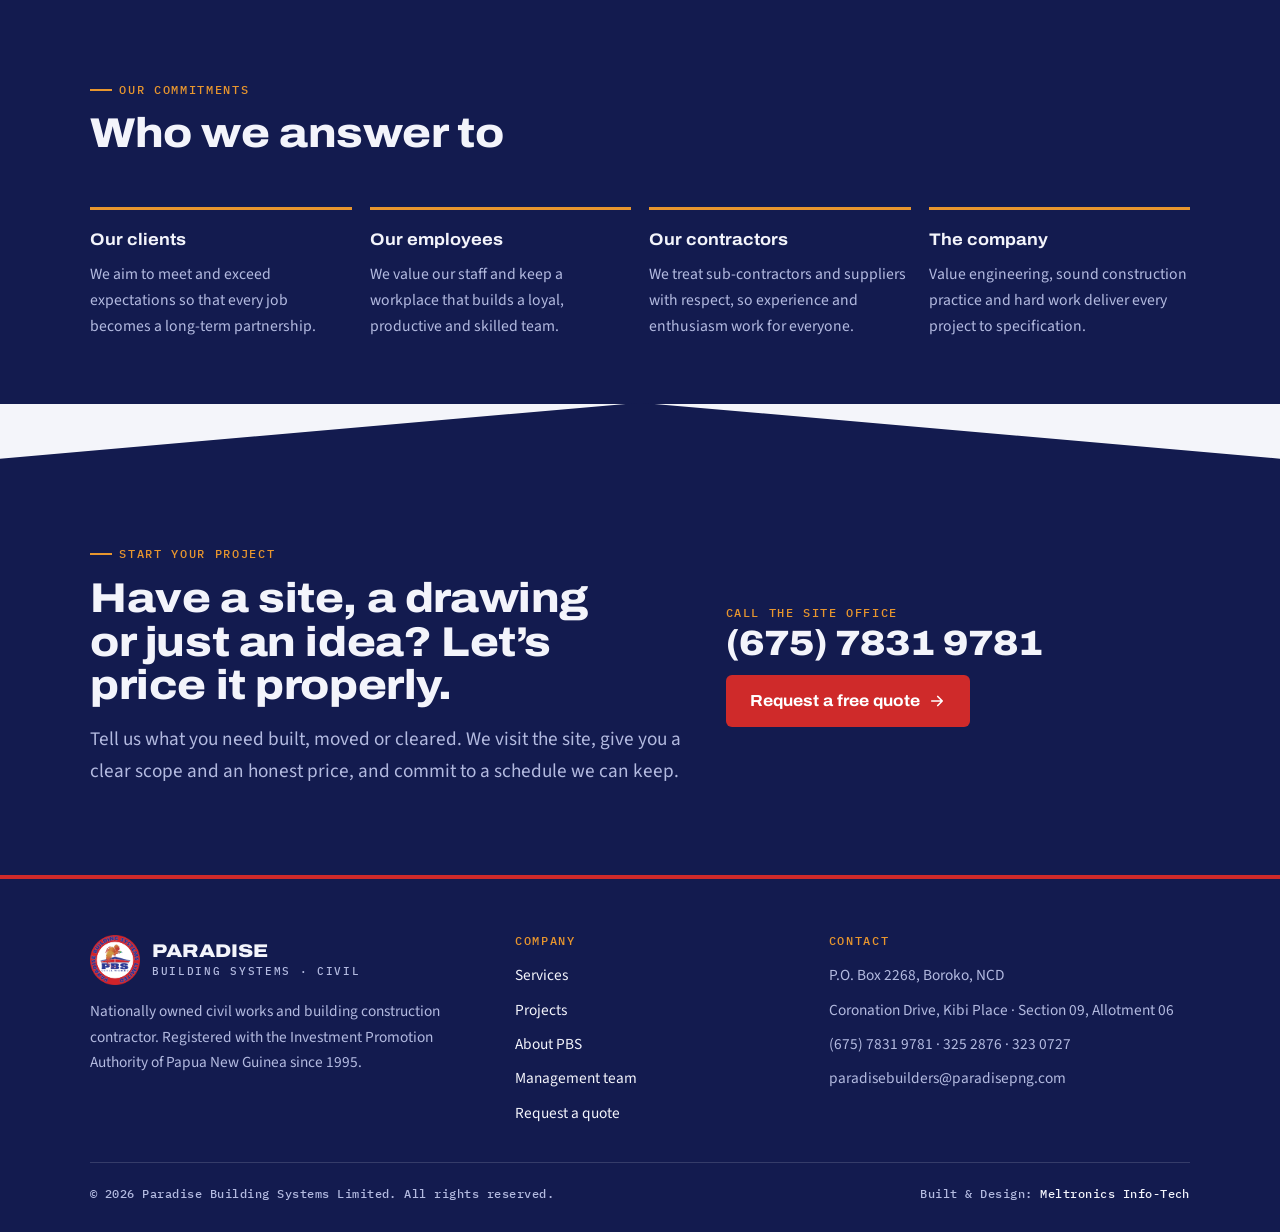
<file: about.html>
<!doctype html>
<html lang="en">
<head>
<meta charset="utf-8">
<meta name="viewport" content="width=device-width, initial-scale=1, viewport-fit=cover">
<title>About PBS</title>
<meta name="description" content="History, vision, values and management team of Paradise Building Systems.">
<link rel="icon" href="img/favicon.png">
<link rel="preconnect" href="https://fonts.googleapis.com"><link rel="preconnect" href="https://fonts.gstatic.com" crossorigin><link rel="stylesheet" href="https://fonts.googleapis.com/css2?family=Archivo:wdth,wght@100..125,500..900&family=IBM+Plex+Mono:wght@500&family=Source+Sans+3:wght@400;600;700&display=swap">
<link rel="stylesheet" href="assets/site.css">
</head>
<body>
<a class="skip" href="#main" style="position:absolute;left:-999px">Skip to content</a>
<div class="topbar"><div class="wrap">
  <span><svg width="14" height="14" viewBox="0 0 24 24" fill="none" stroke="currentColor" stroke-width="2" stroke-linecap="round" stroke-linejoin="round"><path d="M12 21s-7-6.2-7-12a7 7 0 0 1 14 0c0 5.8-7 12-7 12z"/><circle cx="12" cy="9" r="2.5"/></svg> <b>Port Moresby &amp; Lae</b>, Papua New Guinea</span>
  <span class="hide-sm"><svg width="14" height="14" viewBox="0 0 24 24" fill="none" stroke="currentColor" stroke-width="2" stroke-linecap="round" stroke-linejoin="round"><circle cx="12" cy="12" r="9"/><path d="M12 7v5l3 2"/></svg> Mon–Fri 8 AM – 5 PM</span>
  <span><svg width="14" height="14" viewBox="0 0 24 24" fill="none" stroke="currentColor" stroke-width="2" stroke-linecap="round" stroke-linejoin="round"><path d="M5 3h4l2 5-2.5 1.5a11 11 0 0 0 6 6L16 13l5 2v4a2 2 0 0 1-2 2A16 16 0 0 1 3 5a2 2 0 0 1 2-2"/></svg> <b class="tnum">(675) 7831 9781</b></span>
</div></div>
<header class="site-header"><div class="wrap">
  <a class="brand" href="index.html" aria-label="Paradise Building Systems home"><img src="img/logo.png" alt="" width="50" height="50"><span class="brand-name"><strong>PARADISE</strong><small>Building Systems · Civil</small></span></a>
  <button class="menu-btn" type="button" aria-expanded="false" aria-controls="site-nav" aria-label="Open menu"><svg viewBox="0 0 24 24" fill="none" stroke="currentColor" stroke-width="2" stroke-linecap="round"><path d="M3 6h18M3 12h18M3 18h18"/></svg></button>
  <nav class="nav" id="site-nav" aria-label="Main"><a href="index.html">Home</a><a href="services.html">Services</a><a href="projects.html">Projects</a><a href="about.html" aria-current="page">About</a><a href="contact.html">Contact</a><a class="btn btn-red" href="contact.html">Get a quote</a></nav>
</div></header>
<main id="main">
<section class="page-hero"><img src="img/site-visit.jpg" alt="" style="object-position:center 30%"><div class="wrap">
  <p class="crumbs"><a href="index.html">Home</a> / About</p>
  <span class="eyebrow">About PBS</span>
  <h1>A Papua New Guinean builder, owned and run in PNG</h1>
  <p class="lede">Professional and semi-professional staff, our own plant and equipment, and decades of building experience across the country.</p>
</div></section>

<section class="section"><div class="wrap split">
  <div class="split-copy">
    <span class="eyebrow">Our story</span>
    <h2>From a highlands hardware supplier to a national contractor</h2>
    <p class="lede">Paradise Building Systems is nationally owned and operated, registered under Papua New Guinea law through the Investment Promotion Authority.</p>
  </div>
  <div class="timeline">
    <div class="tl"><time>1995</time><strong>Registered as Southern Highlands Hardware Supplies Limited</strong><p>The company begins as a building supplies business in the Southern Highlands.</p></div>
    <div class="tl"><time>28 April 2000</time><strong>Becomes Paradise Building Systems</strong><p>The operating name changes to Paradise Building Systems as the business moves into construction.</p></div>
    <div class="tl"><time>Growth</time><strong>Oil &amp; gas project sites</strong><p>Under the Managing Director’s leadership, PBS delivers building projects on major oil and gas sites to client specification and on schedule.</p></div>
    <div class="tl" style="padding-bottom:0"><time>Today</time><strong>Port Moresby &amp; Lae</strong><p>Project management, engineering and construction from two bases, with our own plant and specialist labour.</p></div>
  </div>
</div></section>

<section class="section" style="background:var(--surface);border-block:1px solid var(--line)"><div class="wrap">
  <div class="section-head"><span class="eyebrow">What drives us</span><h2>Vision, mission, values and objectives</h2></div>
  <div class="pillars">
    <div class="pillar"><h3>Vision</h3><p>To build long-term relationships based on integrity, performance, value and client satisfaction, and to earn the privilege of being the contractor of choice for steel-frame, timber and civil earthworks construction.</p></div>
    <div class="pillar"><h3>Mission</h3><p>To provide the highest quality steel-frame and timber construction services in a safe, professionally managed project environment, deliver quality craftsmanship with courtesy and respect, and keep a workplace that grows careers and teamwork.</p></div>
    <div class="pillar"><h3>Values</h3><p>Compliance with all legislation, codes of practice and contract specifications. Workplace health and safety. Quality work that stays cost-effective. These are upheld at every level of the company and in every business relationship.</p></div>
    <div class="pillar"><h3>Objectives</h3><ol><li>Follow best practice in all construction and maintenance work.</li><li>Lead the industry through employee performance and continuous site training.</li><li>Meet client goals through sound methodology, procurement and delivery.</li><li>Keep every site incident-free while delivering quality-assured projects.</li></ol></div>
  </div>
</div></section>

<section class="section" id="leadership" style="scroll-margin-top:90px"><div class="wrap">
  <div class="section-head"><span class="eyebrow">Management team</span><h2>The people accountable for your project</h2></div>
  <div class="people">
    <article class="person"><div class="monogram" aria-hidden="true">FT</div><div><h3>Fred Tulia</h3><span class="role">Managing Director</span>
      <p>Fred brings extensive experience in project management and in running building, civil and construction projects, including hands-on site supervision.</p>
      <p>He has led the company through building projects on major oil and gas sites, delivered to client specification and on schedule, and has grown PBS into new service areas.</p></div></article>
    <article class="person"><div class="monogram" aria-hidden="true">RT</div><div><h3>Regina Tulia</h3><span class="role">Director, Finance</span>
      <p>Regina oversees the company’s finances and the flow of financial information to the Managing Director and, where needed, to banks and other external parties.</p></div></article>
  </div>
</div></section>

<section class="section band" style="padding-bottom:clamp(40px,6vw,64px)"><div class="wrap">
  <div class="section-head"><span class="eyebrow">Our commitments</span><h2>Who we answer to</h2></div>
  <div class="commit">
    <div><strong>Our clients</strong><p>We aim to meet and exceed expectations so that every job becomes a long-term partnership.</p></div>
    <div><strong>Our employees</strong><p>We value our staff and keep a workplace that builds a loyal, productive and skilled team.</p></div>
    <div><strong>Our contractors</strong><p>We treat sub-contractors and suppliers with respect, so experience and enthusiasm work for everyone.</p></div>
    <div><strong>The company</strong><p>Value engineering, sound construction practice and hard work deliver every project to specification.</p></div>
  </div>
</div></section>
</main>
<section class="band roof cta" aria-labelledby="cta-h"><div class="wrap">
  <div style="display:grid;gap:16px;min-width:0">
    <span class="eyebrow">Start your project</span>
    <h2 id="cta-h">Have a site, a drawing or just an idea? Let’s price it properly.</h2>
    <p class="lede">Tell us what you need built, moved or cleared. We visit the site, give you a clear scope and an honest price, and commit to a schedule we can keep.</p>
  </div>
  <div class="cta-actions">
    <div class="cta-phone"><small>Call the site office</small>(675) 7831 9781</div>
    <a class="btn btn-red" href="contact.html">Request a free quote <svg viewBox="0 0 24 24" fill="none" stroke="currentColor" stroke-width="2.2" stroke-linecap="round" stroke-linejoin="round"><path d="M5 12h14M13 6l6 6-6 6"/></svg></a>
  </div>
</div></section>
<footer class="site-footer"><div class="wrap">
  <div class="foot-brand">
    <a class="brand" href="index.html"><img src="img/logo.png" alt="" width="50" height="50"><span class="brand-name"><strong>PARADISE</strong><small>Building Systems · Civil</small></span></a>
    <p>Nationally owned civil works and building construction contractor. Registered with the Investment Promotion Authority of Papua New Guinea since 1995.</p>
  </div>
  <div><h4>Company</h4><ul>
    <li><a href="services.html">Services</a></li><li><a href="projects.html">Projects</a></li>
    <li><a href="about.html">About PBS</a></li><li><a href="about.html#leadership">Management team</a></li>
    <li><a href="contact.html">Request a quote</a></li></ul></div>
  <div><h4>Contact</h4><ul>
    <li>P.O. Box 2268, Boroko, NCD</li>
    <li>Coronation Drive, Kibi Place · Section 09, Allotment 06</li>
    <li class="tnum">(675) 7831 9781 · 325 2876 · 323 0727</li>
    <li>paradisebuilders@paradisepng.com</li></ul></div>
  <div class="foot-base"><span>© <span data-year>2026</span> Paradise Building Systems Limited. All rights reserved.</span><span>Built &amp; Design: <b>Meltronics Info-Tech</b></span></div>
</div></footer>
<script src="assets/site.js"></script>
</body>
</html>
</file>
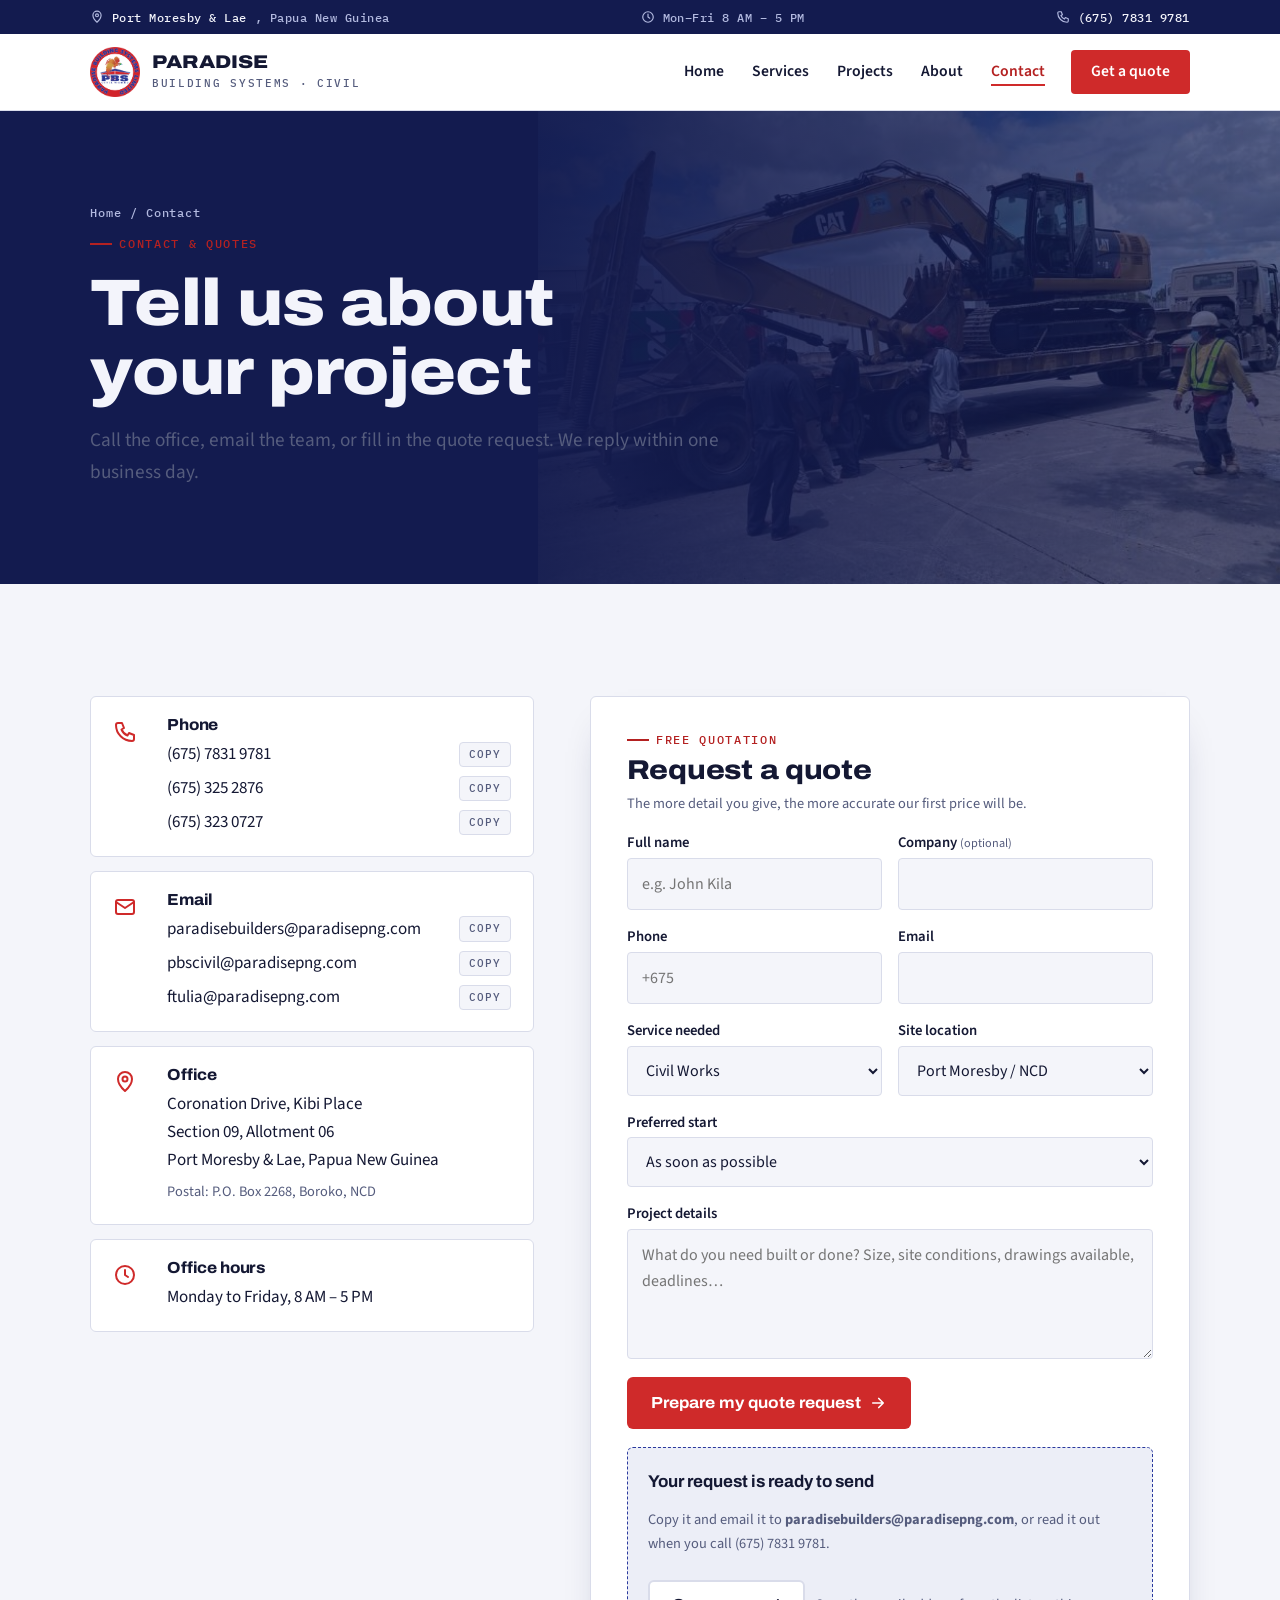
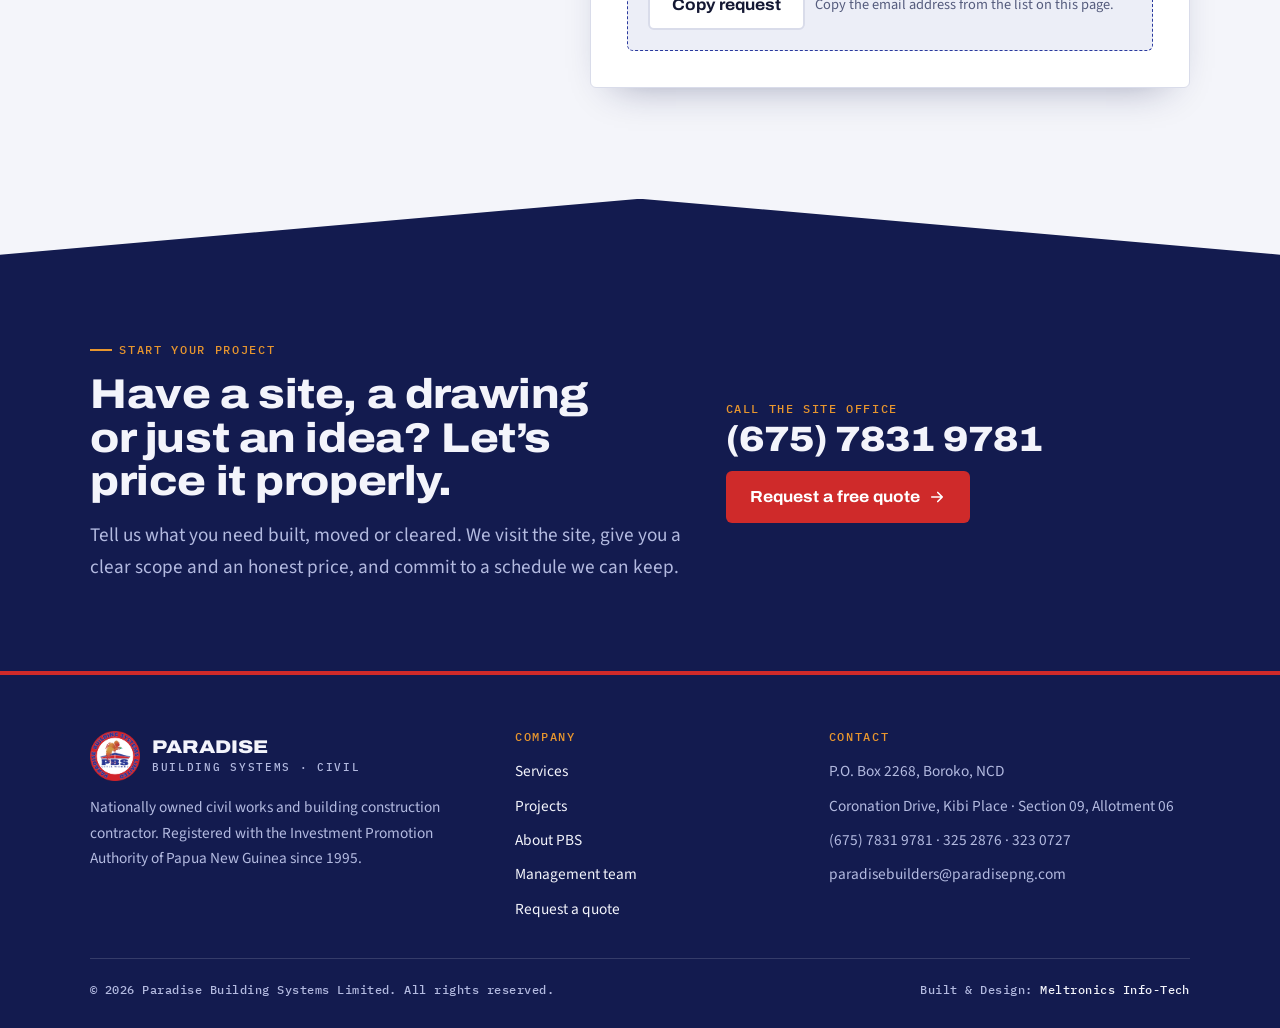
<file: contact.html>
<!doctype html>
<html lang="en">
<head>
<meta charset="utf-8">
<meta name="viewport" content="width=device-width, initial-scale=1, viewport-fit=cover">
<title>Contact PBS</title>
<meta name="description" content="Phone, email, office address and quote request for Paradise Building Systems.">
<link rel="icon" href="img/favicon.png">
<link rel="preconnect" href="https://fonts.googleapis.com"><link rel="preconnect" href="https://fonts.gstatic.com" crossorigin><link rel="stylesheet" href="https://fonts.googleapis.com/css2?family=Archivo:wdth,wght@100..125,500..900&family=IBM+Plex+Mono:wght@500&family=Source+Sans+3:wght@400;600;700&display=swap">
<link rel="stylesheet" href="assets/site.css">
</head>
<body>
<a class="skip" href="#main" style="position:absolute;left:-999px">Skip to content</a>
<div class="topbar"><div class="wrap">
  <span><svg width="14" height="14" viewBox="0 0 24 24" fill="none" stroke="currentColor" stroke-width="2" stroke-linecap="round" stroke-linejoin="round"><path d="M12 21s-7-6.2-7-12a7 7 0 0 1 14 0c0 5.8-7 12-7 12z"/><circle cx="12" cy="9" r="2.5"/></svg> <b>Port Moresby &amp; Lae</b>, Papua New Guinea</span>
  <span class="hide-sm"><svg width="14" height="14" viewBox="0 0 24 24" fill="none" stroke="currentColor" stroke-width="2" stroke-linecap="round" stroke-linejoin="round"><circle cx="12" cy="12" r="9"/><path d="M12 7v5l3 2"/></svg> Mon–Fri 8 AM – 5 PM</span>
  <span><svg width="14" height="14" viewBox="0 0 24 24" fill="none" stroke="currentColor" stroke-width="2" stroke-linecap="round" stroke-linejoin="round"><path d="M5 3h4l2 5-2.5 1.5a11 11 0 0 0 6 6L16 13l5 2v4a2 2 0 0 1-2 2A16 16 0 0 1 3 5a2 2 0 0 1 2-2"/></svg> <b class="tnum">(675) 7831 9781</b></span>
</div></div>
<header class="site-header"><div class="wrap">
  <a class="brand" href="index.html" aria-label="Paradise Building Systems home"><img src="img/logo.png" alt="" width="50" height="50"><span class="brand-name"><strong>PARADISE</strong><small>Building Systems · Civil</small></span></a>
  <button class="menu-btn" type="button" aria-expanded="false" aria-controls="site-nav" aria-label="Open menu"><svg viewBox="0 0 24 24" fill="none" stroke="currentColor" stroke-width="2" stroke-linecap="round"><path d="M3 6h18M3 12h18M3 18h18"/></svg></button>
  <nav class="nav" id="site-nav" aria-label="Main"><a href="index.html">Home</a><a href="services.html">Services</a><a href="projects.html">Projects</a><a href="about.html">About</a><a href="contact.html" aria-current="page">Contact</a><a class="btn btn-red" href="contact.html">Get a quote</a></nav>
</div></header>
<main id="main">
<section class="page-hero"><img src="img/excavator-float.jpg" alt=""><div class="wrap">
  <p class="crumbs"><a href="index.html">Home</a> / Contact</p>
  <span class="eyebrow">Contact &amp; quotes</span>
  <h1>Tell us about your project</h1>
  <p class="lede">Call the office, email the team, or fill in the quote request. We reply within one business day.</p>
</div></section>
<section class="section"><div class="wrap contact-grid">
  <div class="info">
    <div class="info-item"><svg viewBox="0 0 24 24" fill="none" stroke="currentColor" stroke-width="2" stroke-linecap="round" stroke-linejoin="round"><path d="M5 3h4l2 5-2.5 1.5a11 11 0 0 0 6 6L16 13l5 2v4a2 2 0 0 1-2 2A16 16 0 0 1 3 5a2 2 0 0 1 2-2"/></svg><div><h3>Phone</h3><div class="rows"><div class="copyrow"><span>(675) 7831 9781</span><button class="copy" type="button" data-copy="+675 7831 9781">Copy</button></div><div class="copyrow"><span>(675) 325 2876</span><button class="copy" type="button" data-copy="+675 325 2876">Copy</button></div><div class="copyrow"><span>(675) 323 0727</span><button class="copy" type="button" data-copy="+675 323 0727">Copy</button></div></div></div></div>
    <div class="info-item"><svg viewBox="0 0 24 24" fill="none" stroke="currentColor" stroke-width="2" stroke-linecap="round" stroke-linejoin="round"><rect x="3" y="5" width="18" height="14" rx="2"/><path d="m3 7 9 6 9-6"/></svg><div><h3>Email</h3><div class="rows"><div class="copyrow"><span>paradisebuilders@paradisepng.com</span><button class="copy" type="button" data-copy="paradisebuilders@paradisepng.com">Copy</button></div><div class="copyrow"><span>pbscivil@paradisepng.com</span><button class="copy" type="button" data-copy="pbscivil@paradisepng.com">Copy</button></div><div class="copyrow"><span>ftulia@paradisepng.com</span><button class="copy" type="button" data-copy="ftulia@paradisepng.com">Copy</button></div></div></div></div>
    <div class="info-item"><svg viewBox="0 0 24 24" fill="none" stroke="currentColor" stroke-width="2" stroke-linecap="round" stroke-linejoin="round"><path d="M12 21s-7-6.2-7-12a7 7 0 0 1 14 0c0 5.8-7 12-7 12z"/><circle cx="12" cy="9" r="2.5"/></svg><div><h3>Office</h3><p>Coronation Drive, Kibi Place<br>Section 09, Allotment 06<br>Port Moresby &amp; Lae, Papua New Guinea</p><p class="note" style="margin-top:6px">Postal: P.O. Box 2268, Boroko, NCD</p></div></div>
    <div class="info-item"><svg viewBox="0 0 24 24" fill="none" stroke="currentColor" stroke-width="2" stroke-linecap="round" stroke-linejoin="round"><circle cx="12" cy="12" r="9"/><path d="M12 7v5l3 2"/></svg><div><h3>Office hours</h3><p>Monday to Friday, 8 AM – 5 PM</p></div></div>
  </div>
  <form class="form" id="quote-form" novalidate>
    <div style="display:grid;gap:8px"><span class="eyebrow">Free quotation</span><h2 style="font-size:1.7rem">Request a quote</h2><p class="note">The more detail you give, the more accurate our first price will be.</p></div>
    <div class="row">
      <div class="field"><label for="q-name">Full name</label><input id="q-name" autocomplete="name" placeholder="e.g. John Kila"></div>
      <div class="field"><label for="q-company">Company <small>(optional)</small></label><input id="q-company" autocomplete="organization"></div>
    </div>
    <div class="row">
      <div class="field"><label for="q-phone">Phone</label><input id="q-phone" type="tel" autocomplete="tel" placeholder="+675"></div>
      <div class="field"><label for="q-email">Email</label><input id="q-email" type="email" autocomplete="email"></div>
    </div>
    <div class="row">
      <div class="field"><label for="q-service">Service needed</label><select id="q-service"><option data-key="civil">Civil Works</option><option data-key="building">Building Construction</option><option data-key="engineering">Engineering & Design</option><option data-key="renovation">Maintenance & Refurbishment</option><option data-key="equipment">Equipment Hire</option><option data-key="logistics">Freight, Logistics & Transport</option><option>Not sure yet</option></select></div>
      <div class="field"><label for="q-location">Site location</label><select id="q-location"><option>Port Moresby / NCD</option><option>Lae / Morobe</option><option>Highlands region</option><option>Other province</option></select></div>
    </div>
    <div class="field"><label for="q-start">Preferred start</label><select id="q-start"><option>As soon as possible</option><option>Within 1–3 months</option><option>Within 3–6 months</option><option>Still planning</option></select></div>
    <div class="field"><label for="q-msg">Project details</label><textarea id="q-msg" placeholder="What do you need built or done? Size, site conditions, drawings available, deadlines…"></textarea></div>
    <p class="err" id="q-error" hidden></p>
    <div><button class="btn btn-red" type="submit">Prepare my quote request <svg viewBox="0 0 24 24" fill="none" stroke="currentColor" stroke-width="2.2" stroke-linecap="round" stroke-linejoin="round"><path d="M5 12h14M13 6l6 6-6 6"/></svg></button></div>
    <div class="result" id="q-result" hidden>
      <strong style="font-family:var(--f-display)">Your request is ready to send</strong>
      <p class="note">Copy it and email it to <b>paradisebuilders@paradisepng.com</b>, or read it out when you call (675) 7831 9781.</p>
      <pre></pre>
      <div class="acts"><button class="btn btn-ghost" type="button" data-copy-result data-copy="">Copy request</button><span class="note">Copy the email address from the list on this page.</span></div>
    </div>
  </form>
</div></section>
</main>
<section class="band roof cta" aria-labelledby="cta-h"><div class="wrap">
  <div style="display:grid;gap:16px;min-width:0">
    <span class="eyebrow">Start your project</span>
    <h2 id="cta-h">Have a site, a drawing or just an idea? Let’s price it properly.</h2>
    <p class="lede">Tell us what you need built, moved or cleared. We visit the site, give you a clear scope and an honest price, and commit to a schedule we can keep.</p>
  </div>
  <div class="cta-actions">
    <div class="cta-phone"><small>Call the site office</small>(675) 7831 9781</div>
    <a class="btn btn-red" href="contact.html">Request a free quote <svg viewBox="0 0 24 24" fill="none" stroke="currentColor" stroke-width="2.2" stroke-linecap="round" stroke-linejoin="round"><path d="M5 12h14M13 6l6 6-6 6"/></svg></a>
  </div>
</div></section>
<footer class="site-footer"><div class="wrap">
  <div class="foot-brand">
    <a class="brand" href="index.html"><img src="img/logo.png" alt="" width="50" height="50"><span class="brand-name"><strong>PARADISE</strong><small>Building Systems · Civil</small></span></a>
    <p>Nationally owned civil works and building construction contractor. Registered with the Investment Promotion Authority of Papua New Guinea since 1995.</p>
  </div>
  <div><h4>Company</h4><ul>
    <li><a href="services.html">Services</a></li><li><a href="projects.html">Projects</a></li>
    <li><a href="about.html">About PBS</a></li><li><a href="about.html#leadership">Management team</a></li>
    <li><a href="contact.html">Request a quote</a></li></ul></div>
  <div><h4>Contact</h4><ul>
    <li>P.O. Box 2268, Boroko, NCD</li>
    <li>Coronation Drive, Kibi Place · Section 09, Allotment 06</li>
    <li class="tnum">(675) 7831 9781 · 325 2876 · 323 0727</li>
    <li>paradisebuilders@paradisepng.com</li></ul></div>
  <div class="foot-base"><span>© <span data-year>2026</span> Paradise Building Systems Limited. All rights reserved.</span><span>Built &amp; Design: <b>Meltronics Info-Tech</b></span></div>
</div></footer>
<script src="assets/site.js"></script>
</body>
</html>
</file>
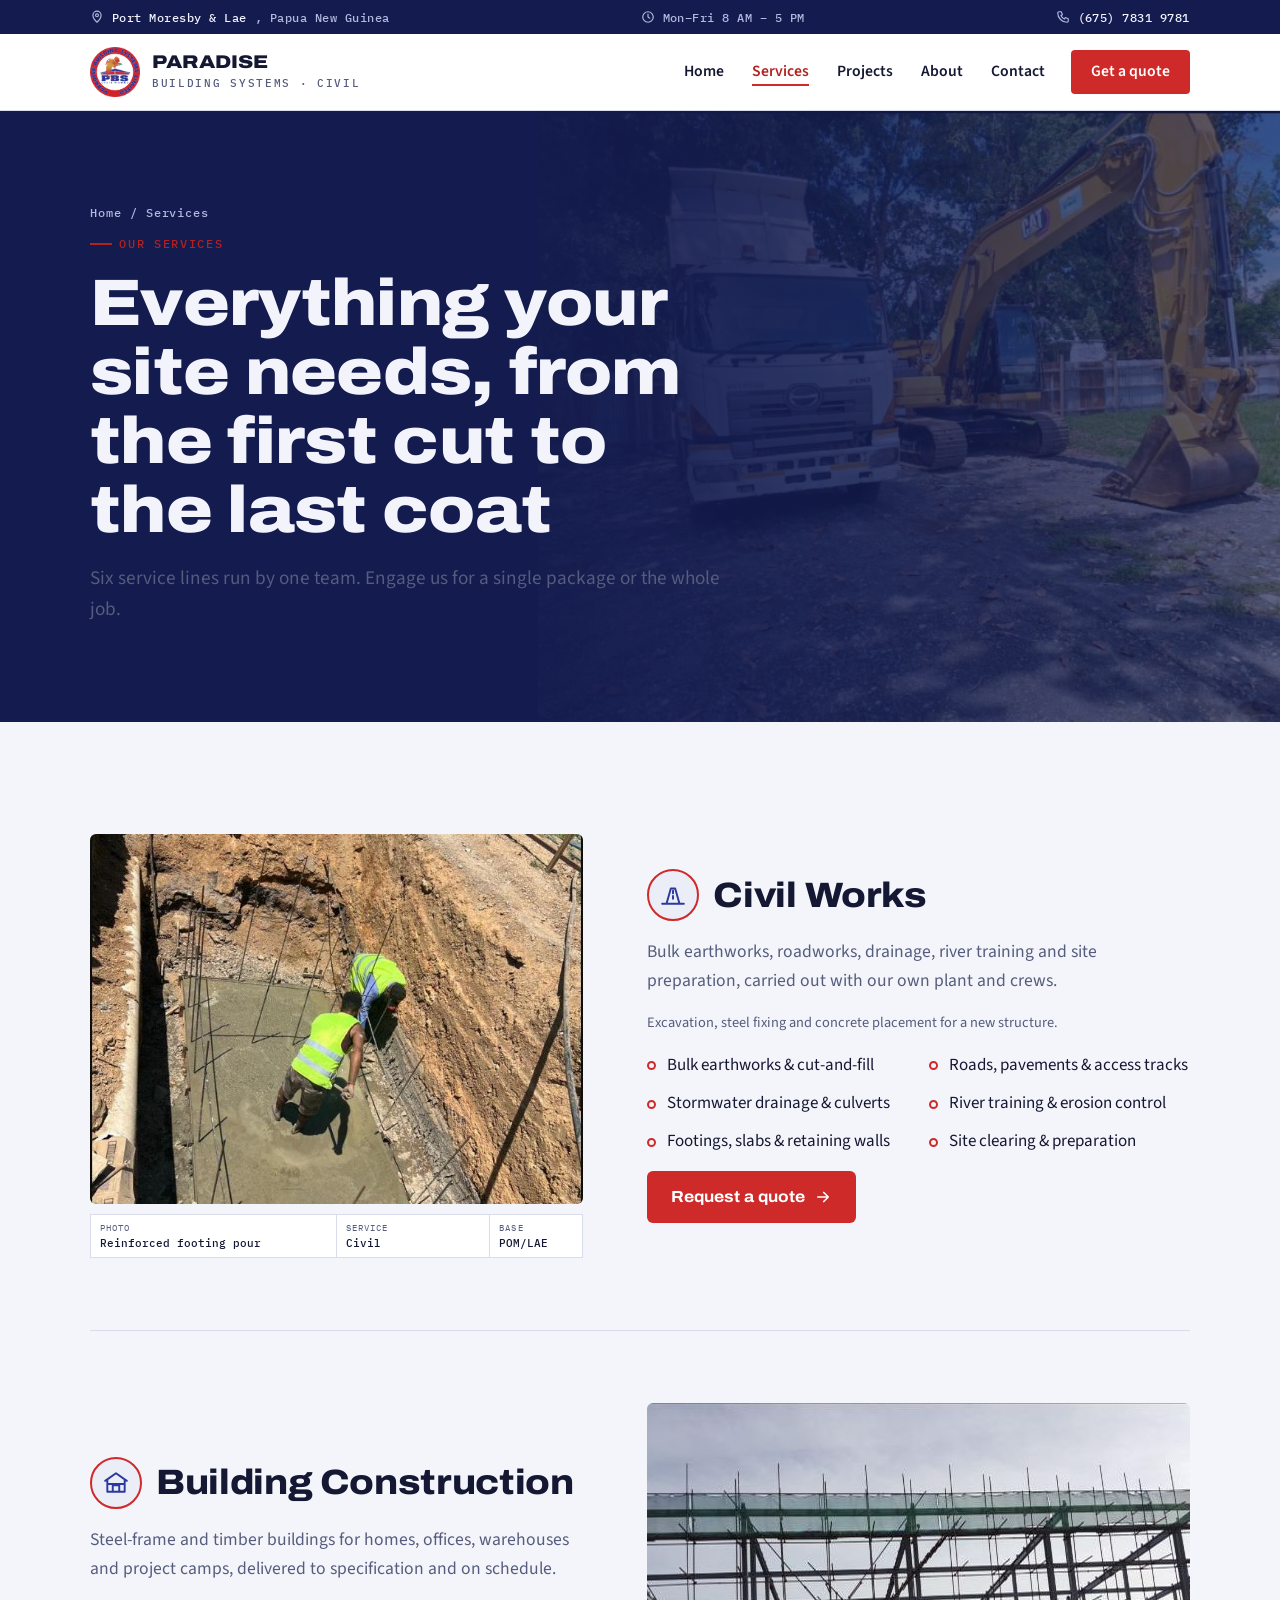
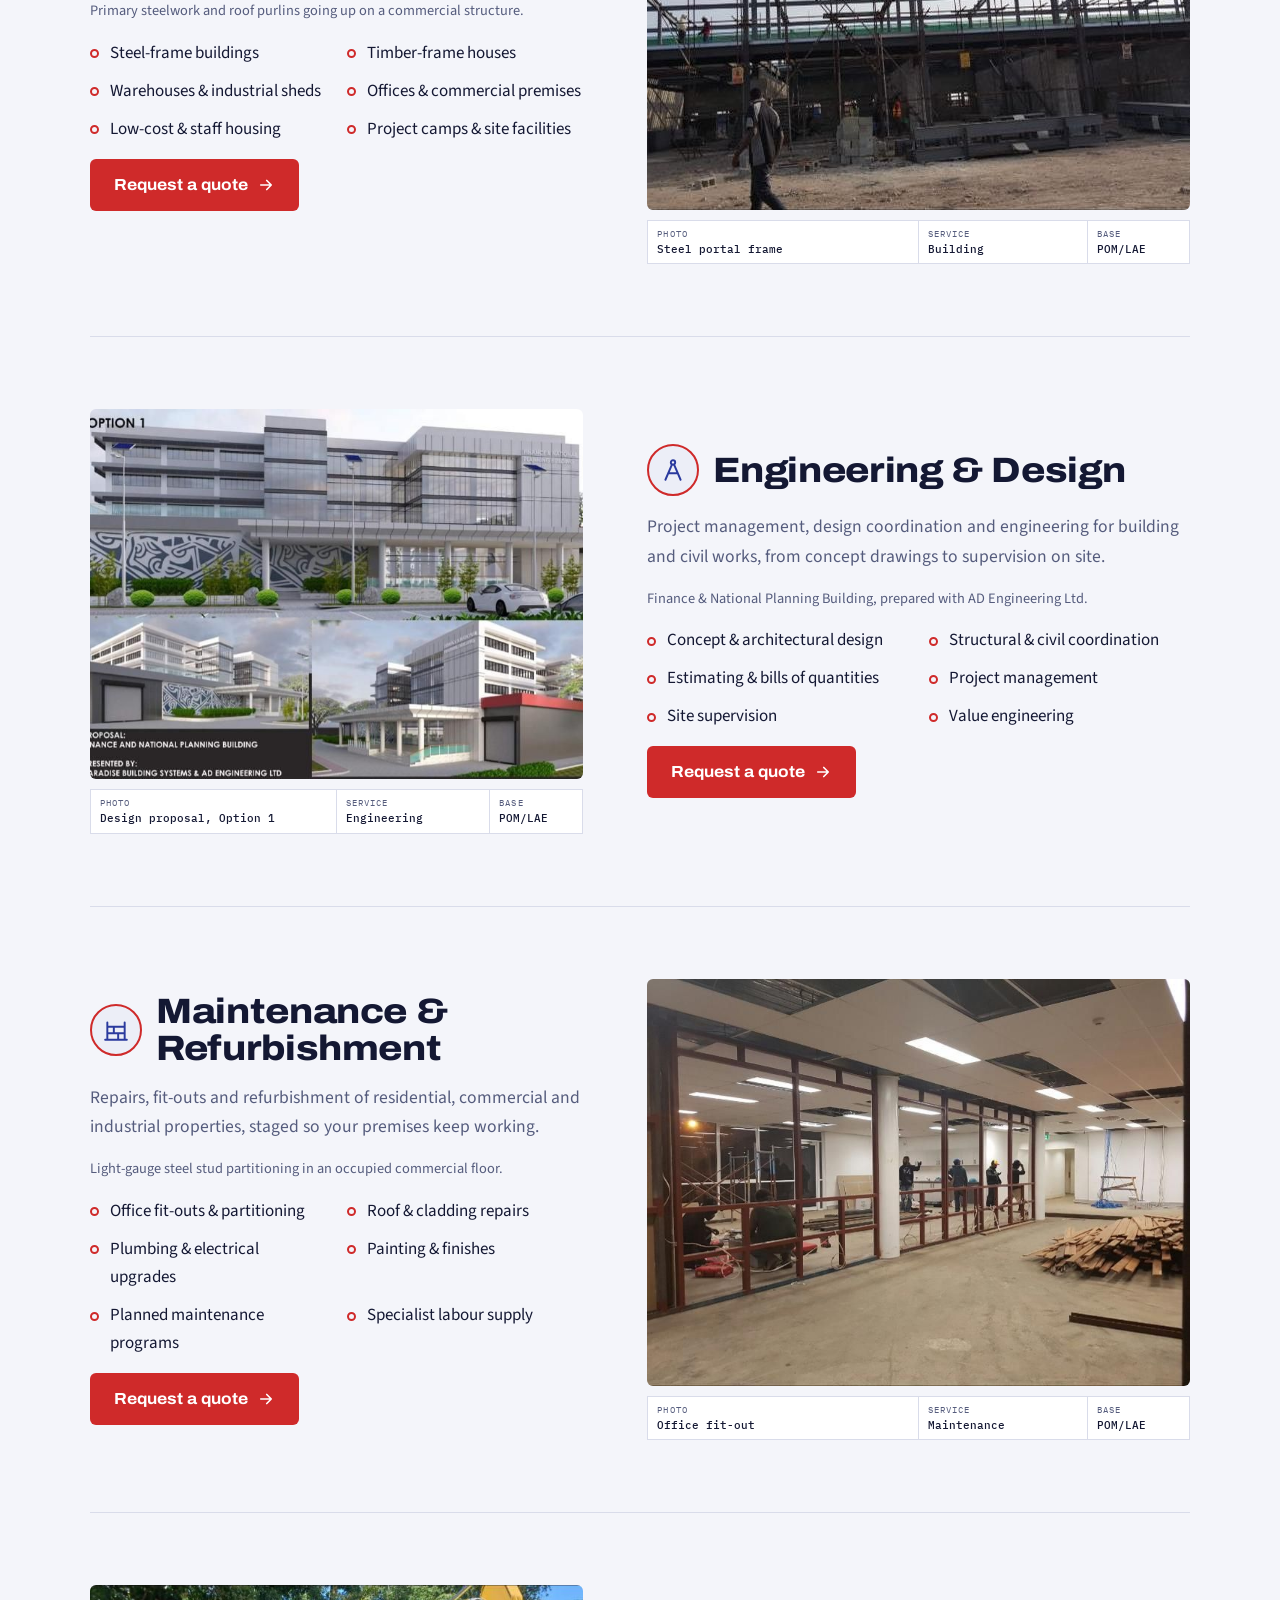
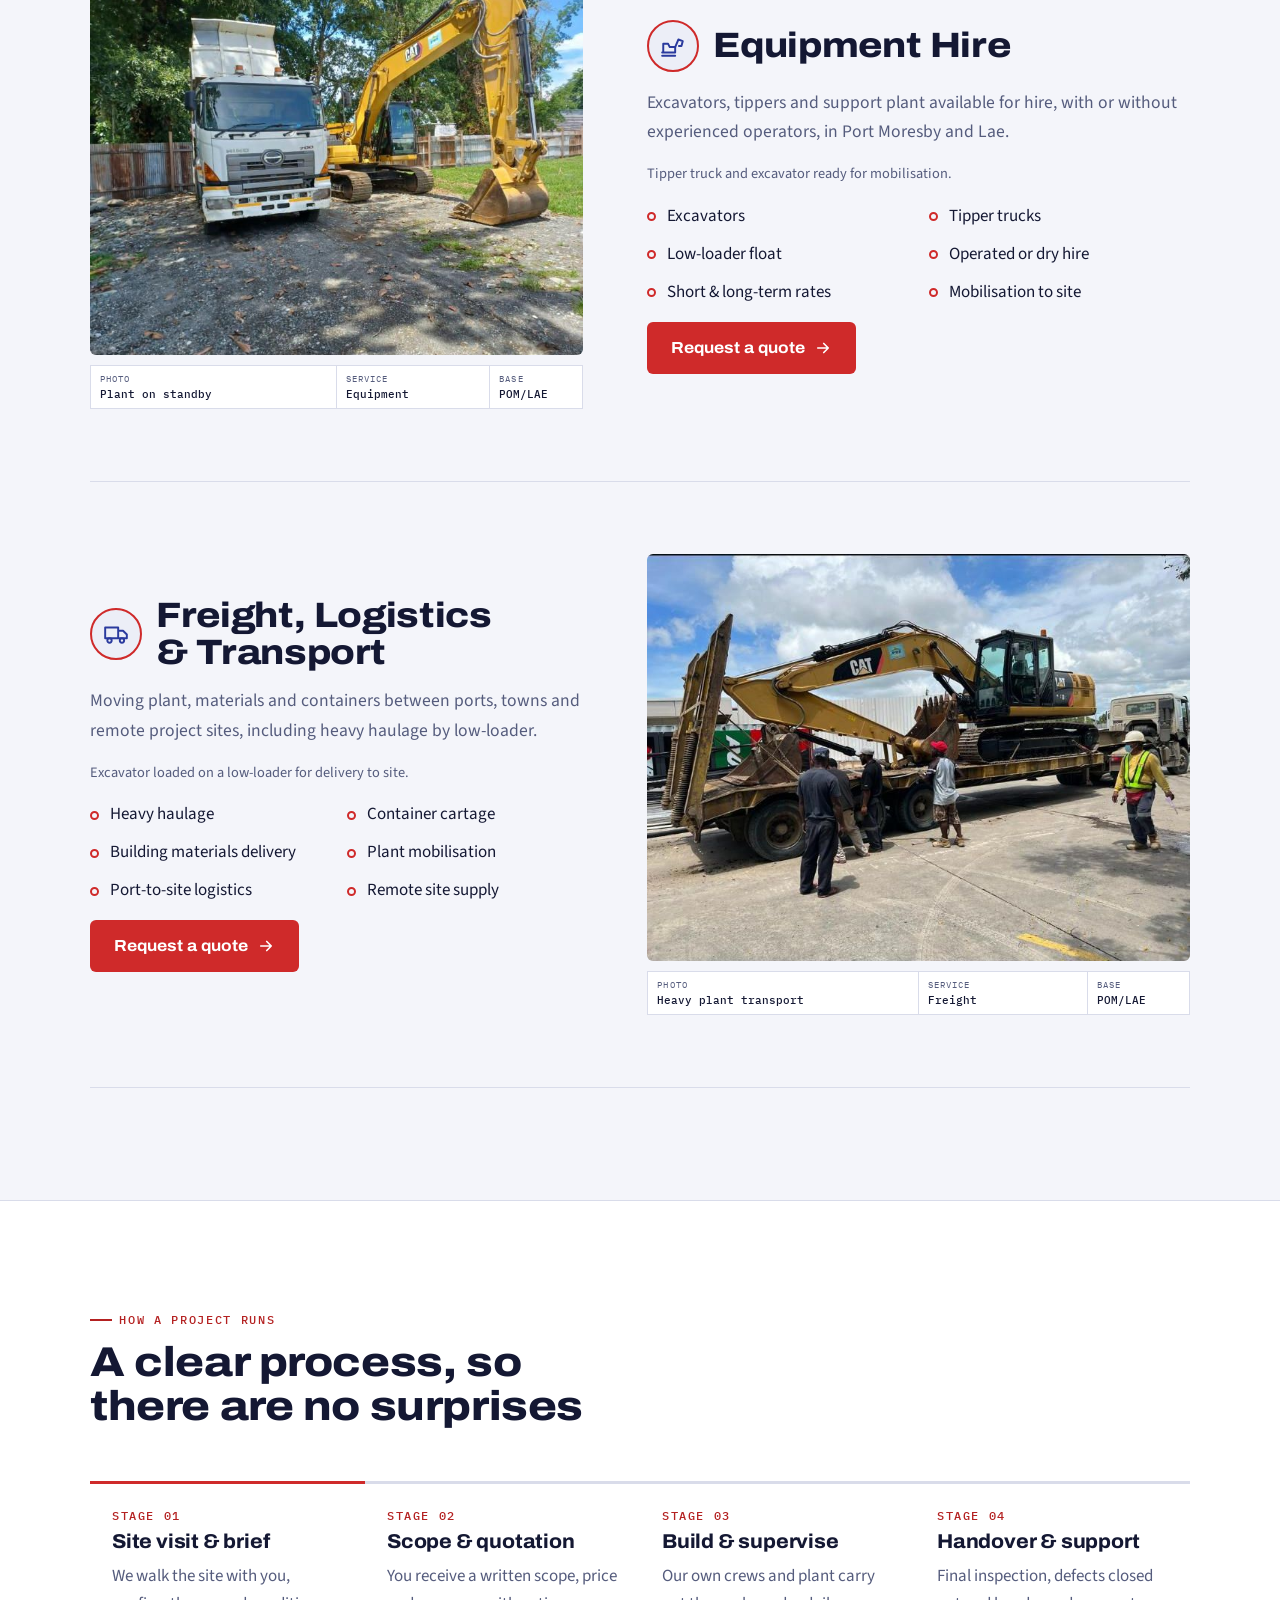
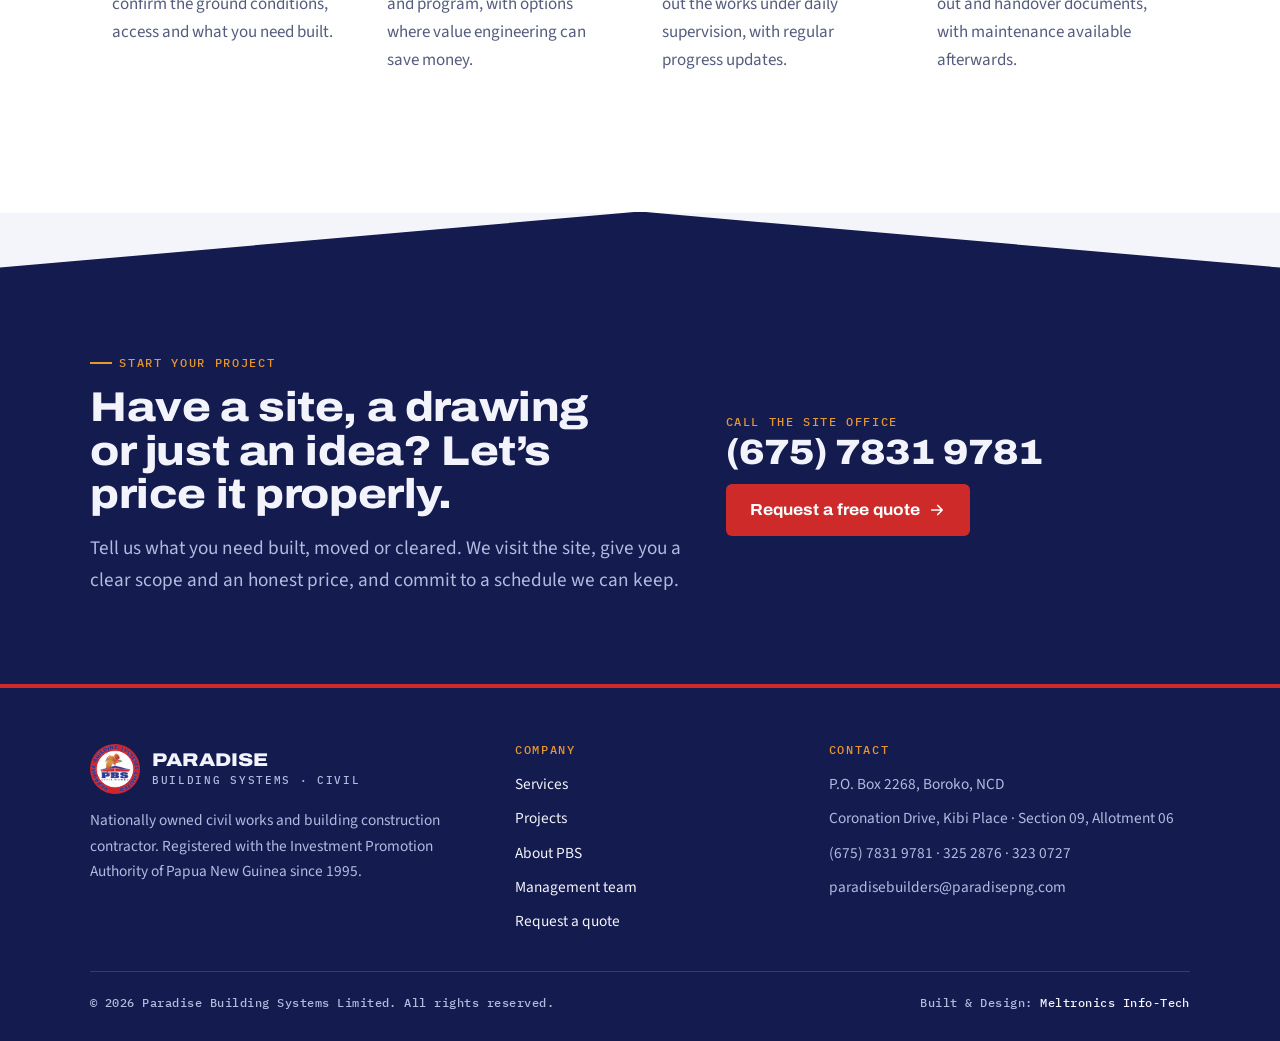
<file: services.html>
<!doctype html>
<html lang="en">
<head>
<meta charset="utf-8">
<meta name="viewport" content="width=device-width, initial-scale=1, viewport-fit=cover">
<title>PBS Services</title>
<meta name="description" content="Civil works, building construction, engineering, maintenance, equipment hire and logistics in PNG.">
<link rel="icon" href="img/favicon.png">
<link rel="preconnect" href="https://fonts.googleapis.com"><link rel="preconnect" href="https://fonts.gstatic.com" crossorigin><link rel="stylesheet" href="https://fonts.googleapis.com/css2?family=Archivo:wdth,wght@100..125,500..900&family=IBM+Plex+Mono:wght@500&family=Source+Sans+3:wght@400;600;700&display=swap">
<link rel="stylesheet" href="assets/site.css">
</head>
<body>
<a class="skip" href="#main" style="position:absolute;left:-999px">Skip to content</a>
<div class="topbar"><div class="wrap">
  <span><svg width="14" height="14" viewBox="0 0 24 24" fill="none" stroke="currentColor" stroke-width="2" stroke-linecap="round" stroke-linejoin="round"><path d="M12 21s-7-6.2-7-12a7 7 0 0 1 14 0c0 5.8-7 12-7 12z"/><circle cx="12" cy="9" r="2.5"/></svg> <b>Port Moresby &amp; Lae</b>, Papua New Guinea</span>
  <span class="hide-sm"><svg width="14" height="14" viewBox="0 0 24 24" fill="none" stroke="currentColor" stroke-width="2" stroke-linecap="round" stroke-linejoin="round"><circle cx="12" cy="12" r="9"/><path d="M12 7v5l3 2"/></svg> Mon–Fri 8 AM – 5 PM</span>
  <span><svg width="14" height="14" viewBox="0 0 24 24" fill="none" stroke="currentColor" stroke-width="2" stroke-linecap="round" stroke-linejoin="round"><path d="M5 3h4l2 5-2.5 1.5a11 11 0 0 0 6 6L16 13l5 2v4a2 2 0 0 1-2 2A16 16 0 0 1 3 5a2 2 0 0 1 2-2"/></svg> <b class="tnum">(675) 7831 9781</b></span>
</div></div>
<header class="site-header"><div class="wrap">
  <a class="brand" href="index.html" aria-label="Paradise Building Systems home"><img src="img/logo.png" alt="" width="50" height="50"><span class="brand-name"><strong>PARADISE</strong><small>Building Systems · Civil</small></span></a>
  <button class="menu-btn" type="button" aria-expanded="false" aria-controls="site-nav" aria-label="Open menu"><svg viewBox="0 0 24 24" fill="none" stroke="currentColor" stroke-width="2" stroke-linecap="round"><path d="M3 6h18M3 12h18M3 18h18"/></svg></button>
  <nav class="nav" id="site-nav" aria-label="Main"><a href="index.html">Home</a><a href="services.html" aria-current="page">Services</a><a href="projects.html">Projects</a><a href="about.html">About</a><a href="contact.html">Contact</a><a class="btn btn-red" href="contact.html">Get a quote</a></nav>
</div></header>
<main id="main">
<section class="page-hero"><img src="img/fleet.jpg" alt=""><div class="wrap">
  <p class="crumbs"><a href="index.html">Home</a> / Services</p>
  <span class="eyebrow">Our services</span>
  <h1>Everything your site needs, from the first cut to the last coat</h1>
  <p class="lede">Six service lines run by one team. Engage us for a single package or the whole job.</p>
</div></section>
<section class="section" style="padding-top:clamp(24px,4vw,40px)"><div class="wrap"><article class="svc" id="civil">
  <div class="svc-media"><img src="img/footings.jpg" alt="Reinforced footing pour" loading="lazy"><div class="titleblock"><div><small>Photo</small><b>Reinforced footing pour</b></div><div><small>Service</small><b>Civil</b></div><div><small>Base</small><b>POM/LAE</b></div></div></div>
  <div class="svc-copy"><div class="svc-head"><span class="ico"><svg viewBox="0 0 24 24" fill="none" stroke="currentColor" stroke-width="1.8" stroke-linecap="round" stroke-linejoin="round"><path d="M2 20h20M6 20 10 6h4l4 14M12 8v2.5M12 13v2.5"/></svg></span><h2 style="font-size:clamp(1.6rem,2.8vw,2.2rem)">Civil Works</h2></div>
    <p class="lede" style="font-size:1.1rem">Bulk earthworks, roadworks, drainage, river training and site preparation, carried out with our own plant and crews.</p><p class="note">Excavation, steel fixing and concrete placement for a new structure.</p>
    <ul class="tick"><li>Bulk earthworks &amp; cut-and-fill</li><li>Roads, pavements &amp; access tracks</li><li>Stormwater drainage &amp; culverts</li><li>River training &amp; erosion control</li><li>Footings, slabs &amp; retaining walls</li><li>Site clearing &amp; preparation</li></ul>
    <div><a class="btn btn-red" href="contact.html#civil">Request a quote <svg viewBox="0 0 24 24" fill="none" stroke="currentColor" stroke-width="2.2" stroke-linecap="round" stroke-linejoin="round"><path d="M5 12h14M13 6l6 6-6 6"/></svg></a></div>
  </div>
</article><article class="svc" id="building">
  <div class="svc-media"><img src="img/steel-frame.jpg" alt="Steel portal frame" loading="lazy"><div class="titleblock"><div><small>Photo</small><b>Steel portal frame</b></div><div><small>Service</small><b>Building</b></div><div><small>Base</small><b>POM/LAE</b></div></div></div>
  <div class="svc-copy"><div class="svc-head"><span class="ico"><svg viewBox="0 0 24 24" fill="none" stroke="currentColor" stroke-width="1.8" stroke-linecap="round" stroke-linejoin="round"><path d="M2 10 12 3l10 7M4 9v11h16V9M9 20v-6h6v6M4 13h16"/></svg></span><h2 style="font-size:clamp(1.6rem,2.8vw,2.2rem)">Building Construction</h2></div>
    <p class="lede" style="font-size:1.1rem">Steel-frame and timber buildings for homes, offices, warehouses and project camps, delivered to specification and on schedule.</p><p class="note">Primary steelwork and roof purlins going up on a commercial structure.</p>
    <ul class="tick"><li>Steel-frame buildings</li><li>Timber-frame houses</li><li>Warehouses &amp; industrial sheds</li><li>Offices &amp; commercial premises</li><li>Low-cost &amp; staff housing</li><li>Project camps &amp; site facilities</li></ul>
    <div><a class="btn btn-red" href="contact.html#building">Request a quote <svg viewBox="0 0 24 24" fill="none" stroke="currentColor" stroke-width="2.2" stroke-linecap="round" stroke-linejoin="round"><path d="M5 12h14M13 6l6 6-6 6"/></svg></a></div>
  </div>
</article><article class="svc" id="engineering">
  <div class="svc-media"><img src="img/render-option1.jpg" alt="Design proposal, Option 1" loading="lazy"><div class="titleblock"><div><small>Photo</small><b>Design proposal, Option 1</b></div><div><small>Service</small><b>Engineering</b></div><div><small>Base</small><b>POM/LAE</b></div></div></div>
  <div class="svc-copy"><div class="svc-head"><span class="ico"><svg viewBox="0 0 24 24" fill="none" stroke="currentColor" stroke-width="1.8" stroke-linecap="round" stroke-linejoin="round"><circle cx="12" cy="5" r="2"/><path d="M11 7 5 21M13 7l6 14M7.5 15h9"/></svg></span><h2 style="font-size:clamp(1.6rem,2.8vw,2.2rem)">Engineering &amp; Design</h2></div>
    <p class="lede" style="font-size:1.1rem">Project management, design coordination and engineering for building and civil works, from concept drawings to supervision on site.</p><p class="note">Finance &amp; National Planning Building, prepared with AD Engineering Ltd.</p>
    <ul class="tick"><li>Concept &amp; architectural design</li><li>Structural &amp; civil coordination</li><li>Estimating &amp; bills of quantities</li><li>Project management</li><li>Site supervision</li><li>Value engineering</li></ul>
    <div><a class="btn btn-red" href="contact.html#engineering">Request a quote <svg viewBox="0 0 24 24" fill="none" stroke="currentColor" stroke-width="2.2" stroke-linecap="round" stroke-linejoin="round"><path d="M5 12h14M13 6l6 6-6 6"/></svg></a></div>
  </div>
</article><article class="svc" id="renovation">
  <div class="svc-media"><img src="img/renovation.jpg" alt="Office fit-out" loading="lazy"><div class="titleblock"><div><small>Photo</small><b>Office fit-out</b></div><div><small>Service</small><b>Maintenance</b></div><div><small>Base</small><b>POM/LAE</b></div></div></div>
  <div class="svc-copy"><div class="svc-head"><span class="ico"><svg viewBox="0 0 24 24" fill="none" stroke="currentColor" stroke-width="1.8" stroke-linecap="round" stroke-linejoin="round"><path d="M4 21V5M20 21V5M4 9h16M4 15h16M10 9v6M14 15v6M2 21h20"/></svg></span><h2 style="font-size:clamp(1.6rem,2.8vw,2.2rem)">Maintenance &amp; Refurbishment</h2></div>
    <p class="lede" style="font-size:1.1rem">Repairs, fit-outs and refurbishment of residential, commercial and industrial properties, staged so your premises keep working.</p><p class="note">Light-gauge steel stud partitioning in an occupied commercial floor.</p>
    <ul class="tick"><li>Office fit-outs &amp; partitioning</li><li>Roof &amp; cladding repairs</li><li>Plumbing &amp; electrical upgrades</li><li>Painting &amp; finishes</li><li>Planned maintenance programs</li><li>Specialist labour supply</li></ul>
    <div><a class="btn btn-red" href="contact.html#renovation">Request a quote <svg viewBox="0 0 24 24" fill="none" stroke="currentColor" stroke-width="2.2" stroke-linecap="round" stroke-linejoin="round"><path d="M5 12h14M13 6l6 6-6 6"/></svg></a></div>
  </div>
</article><article class="svc" id="equipment">
  <div class="svc-media"><img src="img/fleet.jpg" alt="Plant on standby" loading="lazy"><div class="titleblock"><div><small>Photo</small><b>Plant on standby</b></div><div><small>Service</small><b>Equipment</b></div><div><small>Base</small><b>POM/LAE</b></div></div></div>
  <div class="svc-copy"><div class="svc-head"><span class="ico"><svg viewBox="0 0 24 24" fill="none" stroke="currentColor" stroke-width="1.8" stroke-linecap="round" stroke-linejoin="round"><path d="M2 18h12v-5H9L7.5 10H3v8"/><path d="M14 13l3-7 4 1.5-1.2 4.5h-2.3"/><path d="M2 21h12"/></svg></span><h2 style="font-size:clamp(1.6rem,2.8vw,2.2rem)">Equipment Hire</h2></div>
    <p class="lede" style="font-size:1.1rem">Excavators, tippers and support plant available for hire, with or without experienced operators, in Port Moresby and Lae.</p><p class="note">Tipper truck and excavator ready for mobilisation.</p>
    <ul class="tick"><li>Excavators</li><li>Tipper trucks</li><li>Low-loader float</li><li>Operated or dry hire</li><li>Short &amp; long-term rates</li><li>Mobilisation to site</li></ul>
    <div><a class="btn btn-red" href="contact.html#equipment">Request a quote <svg viewBox="0 0 24 24" fill="none" stroke="currentColor" stroke-width="2.2" stroke-linecap="round" stroke-linejoin="round"><path d="M5 12h14M13 6l6 6-6 6"/></svg></a></div>
  </div>
</article><article class="svc" id="logistics">
  <div class="svc-media"><img src="img/excavator-float.jpg" alt="Heavy plant transport" loading="lazy"><div class="titleblock"><div><small>Photo</small><b>Heavy plant transport</b></div><div><small>Service</small><b>Freight</b></div><div><small>Base</small><b>POM/LAE</b></div></div></div>
  <div class="svc-copy"><div class="svc-head"><span class="ico"><svg viewBox="0 0 24 24" fill="none" stroke="currentColor" stroke-width="1.8" stroke-linecap="round" stroke-linejoin="round"><path d="M2 6h12v10H2zM14 9h4.5l3.5 3.5V16h-8"/><circle cx="6" cy="18" r="2"/><circle cx="17.5" cy="18" r="2"/></svg></span><h2 style="font-size:clamp(1.6rem,2.8vw,2.2rem)">Freight, Logistics &amp; Transport</h2></div>
    <p class="lede" style="font-size:1.1rem">Moving plant, materials and containers between ports, towns and remote project sites, including heavy haulage by low-loader.</p><p class="note">Excavator loaded on a low-loader for delivery to site.</p>
    <ul class="tick"><li>Heavy haulage</li><li>Container cartage</li><li>Building materials delivery</li><li>Plant mobilisation</li><li>Port-to-site logistics</li><li>Remote site supply</li></ul>
    <div><a class="btn btn-red" href="contact.html#logistics">Request a quote <svg viewBox="0 0 24 24" fill="none" stroke="currentColor" stroke-width="2.2" stroke-linecap="round" stroke-linejoin="round"><path d="M5 12h14M13 6l6 6-6 6"/></svg></a></div>
  </div>
</article></div></section>
<section class="section" style="background:var(--surface);border-top:1px solid var(--line)"><div class="wrap">
  <div class="section-head"><span class="eyebrow">How a project runs</span><h2>A clear process, so there are no surprises</h2></div>
  <div class="steps">
    <div class="step"><h3>Site visit &amp; brief</h3><p>We walk the site with you, confirm the ground conditions, access and what you need built.</p></div>
    <div class="step"><h3>Scope &amp; quotation</h3><p>You receive a written scope, price and program, with options where value engineering can save money.</p></div>
    <div class="step"><h3>Build &amp; supervise</h3><p>Our own crews and plant carry out the works under daily supervision, with regular progress updates.</p></div>
    <div class="step"><h3>Handover &amp; support</h3><p>Final inspection, defects closed out and handover documents, with maintenance available afterwards.</p></div>
  </div>
</div></section>
</main>
<section class="band roof cta" aria-labelledby="cta-h"><div class="wrap">
  <div style="display:grid;gap:16px;min-width:0">
    <span class="eyebrow">Start your project</span>
    <h2 id="cta-h">Have a site, a drawing or just an idea? Let’s price it properly.</h2>
    <p class="lede">Tell us what you need built, moved or cleared. We visit the site, give you a clear scope and an honest price, and commit to a schedule we can keep.</p>
  </div>
  <div class="cta-actions">
    <div class="cta-phone"><small>Call the site office</small>(675) 7831 9781</div>
    <a class="btn btn-red" href="contact.html">Request a free quote <svg viewBox="0 0 24 24" fill="none" stroke="currentColor" stroke-width="2.2" stroke-linecap="round" stroke-linejoin="round"><path d="M5 12h14M13 6l6 6-6 6"/></svg></a>
  </div>
</div></section>
<footer class="site-footer"><div class="wrap">
  <div class="foot-brand">
    <a class="brand" href="index.html"><img src="img/logo.png" alt="" width="50" height="50"><span class="brand-name"><strong>PARADISE</strong><small>Building Systems · Civil</small></span></a>
    <p>Nationally owned civil works and building construction contractor. Registered with the Investment Promotion Authority of Papua New Guinea since 1995.</p>
  </div>
  <div><h4>Company</h4><ul>
    <li><a href="services.html">Services</a></li><li><a href="projects.html">Projects</a></li>
    <li><a href="about.html">About PBS</a></li><li><a href="about.html#leadership">Management team</a></li>
    <li><a href="contact.html">Request a quote</a></li></ul></div>
  <div><h4>Contact</h4><ul>
    <li>P.O. Box 2268, Boroko, NCD</li>
    <li>Coronation Drive, Kibi Place · Section 09, Allotment 06</li>
    <li class="tnum">(675) 7831 9781 · 325 2876 · 323 0727</li>
    <li>paradisebuilders@paradisepng.com</li></ul></div>
  <div class="foot-base"><span>© <span data-year>2026</span> Paradise Building Systems Limited. All rights reserved.</span><span>Built &amp; Design: <b>Meltronics Info-Tech</b></span></div>
</div></footer>
<script src="assets/site.js"></script>
</body>
</html>
</file>
<file: assets/site.css>
/* Layout: construction-drawing language. Navy plan-sheet bands, logo-red seal ring as the one bold mark,
   bird-of-paradise gold for small highlights, title-block captions under every image, pitched-roof edges on CTA bands. */
:root{
  --band:#131B4F; --band-2:#1D2770; --on-band:#F3F4FB; --on-band-muted:#B3BAE0;
  --blue:#2A3A9E; --red:#CF2A2A; --red-ink:#B42121; --gold:#E8962E; --gold-ink:#A8620F;
  --bg:#F4F5FA; --surface:#FFFFFF; --ink:#141833; --muted:#555C7D; --line:#D9DCEA; --tint:#ECEEF7;
  --link:#2A3A9E; --shadow:0 18px 40px -24px rgba(19,27,79,.45);
  --f-display:"Archivo","Arial Narrow",system-ui,sans-serif;
  --f-body:"Source Sans 3","Segoe UI",system-ui,-apple-system,sans-serif;
  --f-mono:"IBM Plex Mono",ui-monospace,Menlo,Consolas,monospace;
  --wrap:1180px; --r:6px;
}
@media (prefers-color-scheme: dark){ :root:not([data-theme="light"]){
  --band:#0A0E33; --band-2:#141B52; --on-band:#F0F2FC; --on-band-muted:#A9B0D8;
  --blue:#8E9CF5; --red:#E0372F; --red-ink:#FF8178; --gold:#F0A443; --gold-ink:#F5B566;
  --bg:#0D112E; --surface:#151B44; --ink:#ECEEF8; --muted:#A4AACB; --line:#2A3268; --tint:#1A2153;
  --link:#A5B1FF; --shadow:0 18px 40px -24px rgba(0,0,0,.7); color-scheme:dark } }
:root[data-theme="dark"]{
  --band:#0A0E33; --band-2:#141B52; --on-band:#F0F2FC; --on-band-muted:#A9B0D8;
  --blue:#8E9CF5; --red:#E0372F; --red-ink:#FF8178; --gold:#F0A443; --gold-ink:#F5B566;
  --bg:#0D112E; --surface:#151B44; --ink:#ECEEF8; --muted:#A4AACB; --line:#2A3268; --tint:#1A2153;
  --link:#A5B1FF; --shadow:0 18px 40px -24px rgba(0,0,0,.7); color-scheme:dark }

*,*::before,*::after{box-sizing:border-box}
html{scroll-behavior:smooth}
body{margin:0;background:var(--bg);color:var(--ink);font:400 1.0625rem/1.65 var(--f-body);-webkit-font-smoothing:antialiased;overflow-x:hidden}
img{max-width:100%;display:block}
a{color:var(--link)}
a:focus-visible,button:focus-visible,input:focus-visible,select:focus-visible,textarea:focus-visible{outline:3px solid var(--gold);outline-offset:2px}
h1,h2,h3,h4{font-family:var(--f-display);font-stretch:112%;line-height:1.05;margin:0;text-wrap:balance;letter-spacing:-.01em}
h1{font-size:clamp(2.3rem,5.2vw,4.1rem);font-weight:850}
h2{font-size:clamp(1.75rem,3.3vw,2.6rem);font-weight:800}
h3{font-size:1.25rem;font-weight:750;font-stretch:105%}
p{margin:0}
.wrap{max-width:var(--wrap);margin-inline:auto;padding-inline:clamp(16px,4vw,40px)}
.eyebrow{font:500 .75rem/1.2 var(--f-mono);text-transform:uppercase;letter-spacing:.14em;color:var(--red-ink);display:inline-flex;gap:.6em;align-items:center}
.eyebrow::before{content:"";width:22px;height:2px;background:currentColor}
.band .eyebrow,.hero .eyebrow{color:var(--gold)}
.lede{font-size:1.2rem;color:var(--muted);max-width:60ch}
.band .lede,.hero .lede{color:var(--on-band-muted)}
.section{padding-block:clamp(64px,9vw,112px)}
.section-head{display:grid;gap:14px;max-width:760px;margin-bottom:clamp(32px,5vw,52px)}
.tnum{font-variant-numeric:tabular-nums}

/* Buttons */
.btn{display:inline-flex;align-items:center;gap:.55em;font:700 1rem/1 var(--f-display);font-stretch:108%;padding:15px 22px;border-radius:var(--r);text-decoration:none;border:2px solid transparent;cursor:pointer;transition:transform .15s ease,background .15s ease,border-color .15s}
.btn svg{width:18px;height:18px}
.btn-red{background:var(--red);color:#fff}
.btn-red:hover{background:var(--red-ink);transform:translateY(-1px)}
:root[data-theme="dark"] .btn-red:hover{background:#c82a23}
.btn-line{border-color:color-mix(in srgb,var(--on-band) 45%,transparent);color:var(--on-band)}
.btn-line:hover{border-color:var(--gold);color:var(--gold)}
.btn-ghost{border-color:var(--line);color:var(--ink);background:var(--surface)}
.btn-ghost:hover{border-color:var(--blue)}

/* Top bar + header */
.topbar{background:var(--band);color:var(--on-band-muted);font:500 .78rem/1 var(--f-mono);letter-spacing:.04em}
.topbar .wrap{display:flex;flex-wrap:wrap;gap:8px 24px;justify-content:space-between;padding-block:10px}
.topbar span{display:inline-flex;gap:8px;align-items:center}
.topbar b{color:var(--on-band);font-weight:500}
.site-header{position:sticky;top:env(safe-area-inset-top,0px);z-index:40;background:color-mix(in srgb,var(--surface) 94%,transparent);backdrop-filter:blur(10px);border-bottom:1px solid var(--line)}
.site-header .wrap{display:flex;align-items:center;gap:20px;min-height:76px}
.brand{display:flex;align-items:center;gap:12px;text-decoration:none;color:var(--ink);margin-right:auto}
.brand img{width:50px;height:50px}
.brand-name{display:grid;line-height:1}
.brand-name strong{font:850 1.15rem/1 var(--f-display);font-stretch:118%;letter-spacing:.01em}
.brand-name small{font:500 .66rem/1.4 var(--f-mono);letter-spacing:.16em;text-transform:uppercase;color:var(--muted);margin-top:4px}
.nav{display:flex;gap:4px;align-items:center}
.nav a{font:600 .98rem/1 var(--f-body);color:var(--ink);text-decoration:none;padding:10px 12px;border-radius:4px;position:relative}
.nav a::after{content:"";position:absolute;left:12px;right:12px;bottom:4px;height:2px;background:var(--red);transform:scaleX(0);transform-origin:left;transition:transform .2s}
.nav a:hover::after,.nav a[aria-current="page"]::after{transform:scaleX(1)}
.nav a[aria-current="page"]{color:var(--red-ink)}
.nav .btn{margin-left:10px;padding:12px 18px;color:#fff}
.nav .btn::after{display:none}
.menu-btn{display:none;background:none;border:1px solid var(--line);border-radius:var(--r);width:46px;height:46px;color:var(--ink);cursor:pointer;align-items:center;justify-content:center}
.menu-btn svg{width:22px;height:22px}
@media (max-width:920px){
  .menu-btn{display:inline-flex}
  .nav{position:absolute;left:0;right:0;top:100%;flex-direction:column;align-items:stretch;gap:0;background:var(--surface);border-bottom:1px solid var(--line);padding:8px clamp(16px,4vw,40px) 18px;box-shadow:var(--shadow)}
  .nav:not(.open){display:none}
  .nav a{padding:14px 4px;border-bottom:1px solid var(--line)}
  .nav a::after{display:none}
  .nav .btn{margin:14px 0 0;justify-content:center;border-bottom:0}
  .topbar .hide-sm{display:none}
}

/* Hero */
.hero{background:var(--band);color:var(--on-band);position:relative;overflow:hidden;
  background-image:linear-gradient(color-mix(in srgb,var(--on-band) 5%,transparent) 1px,transparent 1px),linear-gradient(90deg,color-mix(in srgb,var(--on-band) 5%,transparent) 1px,transparent 1px);
  background-size:44px 44px}
.hero .wrap{display:grid;grid-template-columns:minmax(0,1.05fr) minmax(0,1fr);gap:clamp(36px,5vw,72px);align-items:center;padding-block:clamp(56px,8vw,104px) clamp(72px,9vw,120px)}
.hero-copy{display:grid;gap:22px;min-width:0}
.hero h1 em{font-style:normal;color:var(--gold)}
.hero-actions{display:flex;flex-wrap:wrap;gap:12px;margin-top:6px}
.trust{display:flex;flex-wrap:wrap;gap:10px 22px;margin-top:10px;padding-top:22px;border-top:1px solid color-mix(in srgb,var(--on-band) 16%,transparent)}
.trust span{display:inline-flex;gap:8px;align-items:center;font-weight:600;font-size:.95rem;color:var(--on-band)}
.trust svg{width:18px;height:18px;color:var(--gold);flex:none}
.hero-figure{position:relative;min-width:0}
.sheet{background:#fff;padding:10px;border-radius:4px;box-shadow:0 40px 80px -30px rgba(0,0,0,.6);transform:rotate(1.2deg)}
.sheet img{width:100%;aspect-ratio:724/512;object-fit:cover;border-radius:2px}
.titleblock{display:grid;grid-template-columns:1.6fr 1fr .6fr;border:1.5px solid #141833;margin-top:10px;color:#141833;font-family:var(--f-mono);font-size:.68rem;line-height:1.3}
.titleblock>div{padding:7px 9px;border-right:1.5px solid #141833;min-width:0}
.titleblock>div:last-child{border-right:0}
.titleblock small{display:block;font-size:.58rem;letter-spacing:.12em;text-transform:uppercase;color:#6a6f8c;margin-bottom:2px}
.titleblock b{font-weight:500}

/* Seal: rotating ring echoing the logo */
.seal{position:absolute;width:clamp(120px,15vw,168px);aspect-ratio:1;left:-34px;bottom:-46px;filter:drop-shadow(0 12px 24px rgba(0,0,0,.45))}
.seal svg{position:absolute;inset:0;width:100%;height:100%;animation:spin 38s linear infinite}
.seal img{position:absolute;inset:22%;width:56%;height:56%;border-radius:50%;background:#fff}
@keyframes spin{to{transform:rotate(360deg)}}
@media (prefers-reduced-motion:reduce){.seal svg{animation:none}html{scroll-behavior:auto}}
@media (max-width:860px){.hero .wrap{grid-template-columns:1fr}.seal{left:auto;right:-8px;bottom:-40px}}

/* Facts strip */
.facts{background:var(--surface);border-bottom:1px solid var(--line)}
.facts .wrap{display:grid;grid-template-columns:repeat(4,minmax(0,1fr))}
.fact{padding:30px 24px;border-left:1px solid var(--line);display:grid;gap:6px}
.fact:first-child{border-left:0;padding-left:0}
.fact strong{font:850 clamp(2rem,3.6vw,2.8rem)/1 var(--f-display);font-stretch:115%;color:var(--blue);font-variant-numeric:tabular-nums}
.fact span{color:var(--muted);font-size:.95rem;line-height:1.35}
@media (max-width:760px){.facts .wrap{grid-template-columns:repeat(2,minmax(0,1fr))}.fact{padding:22px 16px}.fact:nth-child(3){border-left:0;padding-left:0}.fact:nth-child(n+3){border-top:1px solid var(--line)}}

/* Service cards */
.cards{display:grid;grid-template-columns:repeat(3,minmax(0,1fr));gap:18px}
@media (max-width:980px){.cards{grid-template-columns:repeat(2,minmax(0,1fr))}}
@media (max-width:620px){.cards{grid-template-columns:1fr}}
.card{background:var(--surface);border:1px solid var(--line);border-radius:var(--r);padding:28px 26px;display:grid;gap:12px;align-content:start;text-decoration:none;color:var(--ink);transition:border-color .2s,transform .2s,box-shadow .2s}
a.card:hover{border-color:var(--blue);transform:translateY(-3px);box-shadow:var(--shadow)}
.card .ico{width:48px;height:48px;border-radius:50%;display:grid;place-items:center;background:var(--tint);color:var(--blue);border:2px solid var(--red)}
.card .ico svg{width:24px;height:24px}
.card p{color:var(--muted)}
.card .more{font:600 .9rem/1 var(--f-body);color:var(--red-ink);margin-top:4px}

/* Split feature */
.split{display:grid;grid-template-columns:minmax(0,.9fr) minmax(0,1.1fr);gap:clamp(32px,6vw,80px);align-items:center}
.split.flip{grid-template-columns:minmax(0,1.1fr) minmax(0,.9fr)}
.split.flip .split-media{order:2}
@media (max-width:860px){.split,.split.flip{grid-template-columns:1fr}.split.flip .split-media{order:0}}
.split-media{position:relative;min-width:0}
.split-media img{width:100%;border-radius:var(--r);object-fit:cover}
.split-media .tag{position:absolute;left:16px;bottom:16px;background:var(--band);color:var(--on-band);font:500 .72rem/1.3 var(--f-mono);letter-spacing:.06em;padding:8px 12px;border-left:3px solid var(--gold);max-width:calc(100% - 32px)}
.split-copy{display:grid;gap:18px;min-width:0}
.checks{list-style:none;padding:0;margin:8px 0 0;display:grid;gap:16px}
.checks li{display:grid;grid-template-columns:28px 1fr;gap:12px}
.checks li svg{width:24px;height:24px;color:var(--red);margin-top:2px}
.checks strong{display:block;font-family:var(--f-display);font-stretch:105%;font-size:1.05rem}
.checks span{color:var(--muted)}

/* Project gallery */
.gallery{display:grid;grid-template-columns:repeat(3,minmax(0,1fr));gap:20px}
@media (max-width:980px){.gallery{grid-template-columns:repeat(2,minmax(0,1fr))}}
@media (max-width:600px){.gallery{grid-template-columns:1fr}}
.shot{margin:0;background:var(--surface);border:1px solid var(--line);border-radius:var(--r);overflow:hidden;display:flex;flex-direction:column}
.shot button{all:unset;cursor:zoom-in;display:block;position:relative;overflow:hidden}
.shot button:focus-visible{outline:3px solid var(--gold);outline-offset:-3px}
.shot img{width:100%;aspect-ratio:4/3;object-fit:cover;transition:transform .5s ease}
.shot button:hover img{transform:scale(1.04)}
.shot figcaption{display:grid;grid-template-columns:1fr auto;border-top:1px solid var(--line);font-family:var(--f-mono);font-size:.72rem;line-height:1.35;flex:1}
.shot figcaption>div{padding:12px 14px;min-width:0}
.shot figcaption>div+div{border-left:1px solid var(--line);display:grid;place-items:center;color:var(--red-ink);font-weight:500;letter-spacing:.08em;text-transform:uppercase;font-size:.64rem}
.shot figcaption b{display:block;font:700 1rem/1.25 var(--f-display);font-stretch:104%;margin-bottom:3px;color:var(--ink)}
.shot figcaption span{color:var(--muted)}
.filters{display:flex;flex-wrap:wrap;gap:8px;margin-bottom:28px}
.chip{font:600 .92rem/1 var(--f-body);padding:10px 16px;border-radius:99px;border:1px solid var(--line);background:var(--surface);color:var(--ink);cursor:pointer}
.chip[aria-pressed="true"]{background:var(--band);border-color:var(--band);color:var(--on-band)}
:root[data-theme="dark"] .chip[aria-pressed="true"]{border-color:var(--gold)}
@media (prefers-color-scheme:dark){:root:not([data-theme="light"]) .chip[aria-pressed="true"]{border-color:var(--gold)}}
dialog.lightbox{border:0;padding:0;background:transparent;max-width:min(1000px,94vw);color:var(--on-band)}
dialog.lightbox::backdrop{background:rgba(6,9,30,.86)}
dialog.lightbox img{max-height:78vh;width:auto;margin-inline:auto;border-radius:4px}
dialog.lightbox p{text-align:center;margin-top:12px;font:500 .85rem/1.4 var(--f-mono);color:#E8EAF7}
dialog.lightbox button{position:absolute;top:8px;right:8px;width:42px;height:42px;border-radius:50%;border:0;background:#fff;color:#141833;font-size:1.4rem;cursor:pointer}

/* Sectors */
.sectors{display:grid;grid-template-columns:repeat(auto-fit,minmax(220px,1fr));gap:0;border-top:1px solid var(--line)}
.sector{padding:22px 20px 22px 0;border-bottom:1px solid var(--line);display:grid;grid-template-columns:auto 1fr;gap:14px;align-items:start}
.sector i{width:10px;height:10px;background:var(--gold);transform:rotate(45deg);margin-top:8px;font-style:normal}
.sector strong{display:block;font-family:var(--f-display);font-stretch:105%}
.sector span{color:var(--muted);font-size:.96rem}

/* Process (a real sequence) */
.steps{display:grid;grid-template-columns:repeat(4,minmax(0,1fr));gap:0;counter-reset:s}
@media (max-width:860px){.steps{grid-template-columns:repeat(2,minmax(0,1fr))}}
@media (max-width:520px){.steps{grid-template-columns:1fr}}
.step{padding:26px 22px;border-top:3px solid var(--line);position:relative;display:grid;gap:10px;align-content:start}
.step::before{counter-increment:s;content:"STAGE " counter(s,decimal-leading-zero);font:500 .72rem/1 var(--f-mono);letter-spacing:.14em;color:var(--red-ink)}
.step:first-child{border-top-color:var(--red)}
.step p{color:var(--muted)}

/* Navy roofline CTA band */
.band{background:var(--band);color:var(--on-band)}
.roof{clip-path:polygon(0 56px,50% 0,100% 56px,100% 100%,0 100%);padding-top:56px;margin-top:-1px}
.cta .wrap{display:grid;grid-template-columns:minmax(0,1.3fr) minmax(0,1fr);gap:32px;align-items:center;padding-block:clamp(56px,7vw,88px)}
.cta-actions{display:grid;gap:14px;justify-items:start}
.cta-phone{font:850 clamp(1.6rem,3vw,2.2rem)/1 var(--f-display);font-stretch:112%;color:var(--on-band);font-variant-numeric:tabular-nums}
.cta-phone small{display:block;font:500 .72rem/1 var(--f-mono);letter-spacing:.14em;color:var(--gold);margin-bottom:8px;text-transform:uppercase}
@media (max-width:760px){.cta .wrap{grid-template-columns:1fr}}

/* Page hero (inner pages) */
.page-hero{background:var(--band);color:var(--on-band);position:relative;overflow:hidden}
.page-hero::after{content:"";position:absolute;inset:0;background:linear-gradient(90deg,var(--band) 35%,color-mix(in srgb,var(--band) 55%,transparent));pointer-events:none}
.page-hero img{position:absolute;right:0;top:0;width:58%;height:100%;object-fit:cover;opacity:.75}
.page-hero .wrap{position:relative;z-index:1;display:grid;gap:18px;padding-block:clamp(56px,8vw,96px);max-width:var(--wrap)}
.page-hero .wrap>*{max-width:640px}
.crumbs{font:500 .74rem/1 var(--f-mono);letter-spacing:.08em;color:var(--on-band-muted)}
.crumbs a{color:var(--on-band-muted);text-decoration:none}
.crumbs a:hover{color:var(--gold)}
@media (max-width:700px){.page-hero img{width:100%;opacity:.28}.page-hero::after{background:color-mix(in srgb,var(--band) 60%,transparent)}}

/* Service detail rows */
.svc{display:grid;grid-template-columns:minmax(0,1fr) minmax(0,1.1fr);gap:clamp(28px,5vw,64px);align-items:center;padding-block:clamp(40px,6vw,72px);border-bottom:1px solid var(--line);scroll-margin-top:100px}
.svc:nth-child(even) .svc-media{order:2}
@media (max-width:860px){.svc{grid-template-columns:1fr}.svc:nth-child(even) .svc-media{order:0}}
.svc-media{min-width:0}
.svc-media img{width:100%;aspect-ratio:4/3;object-fit:cover;border-radius:var(--r)}
.svc-media .titleblock{background:var(--surface);color:var(--ink);border-color:var(--line)}
.svc-media .titleblock>div{border-color:var(--line)}
.svc-media .titleblock small{color:var(--muted)}
.svc-copy{display:grid;gap:16px;min-width:0}
.svc-copy .tick{list-style:none;padding:0;margin:0;display:grid;grid-template-columns:repeat(2,minmax(0,1fr));gap:10px 20px}
@media (max-width:520px){.svc-copy .tick{grid-template-columns:1fr}}
.tick li{padding-left:20px;position:relative}
.tick li::before{content:"";position:absolute;left:0;top:.62em;width:9px;height:9px;border:2px solid var(--red);border-radius:50%}
.svc-head{display:flex;gap:14px;align-items:center}
.svc-head .ico{width:52px;height:52px;flex:none;border-radius:50%;display:grid;place-items:center;background:var(--tint);color:var(--blue);border:2px solid var(--red)}
.svc-head .ico svg{width:26px;height:26px}

/* About */
.timeline{display:grid;gap:0;border-left:2px solid var(--line);margin-left:6px}
.tl{position:relative;padding:0 0 30px 30px;display:grid;gap:6px}
.tl::before{content:"";position:absolute;left:-9px;top:4px;width:16px;height:16px;border-radius:50%;background:var(--surface);border:3px solid var(--red)}
.tl time{font:500 .78rem/1 var(--f-mono);letter-spacing:.12em;color:var(--red-ink);text-transform:uppercase}
.tl strong{font-family:var(--f-display);font-stretch:106%;font-size:1.15rem}
.tl p{color:var(--muted)}
.pillars{display:grid;grid-template-columns:repeat(2,minmax(0,1fr));gap:18px}
@media (max-width:760px){.pillars{grid-template-columns:1fr}}
.pillar{background:var(--surface);border:1px solid var(--line);border-radius:var(--r);padding:28px;display:grid;gap:12px;align-content:start}
.pillar h3{display:flex;gap:10px;align-items:center}
.pillar h3::before{content:"";width:12px;height:12px;border-radius:50%;background:var(--gold);flex:none}
.pillar p,.pillar li{color:var(--muted)}
.pillar ol{margin:0;padding-left:1.2em;display:grid;gap:8px}
.people{display:grid;grid-template-columns:repeat(2,minmax(0,1fr));gap:20px}
@media (max-width:760px){.people{grid-template-columns:1fr}}
.person{display:grid;grid-template-columns:auto 1fr;gap:22px;background:var(--surface);border:1px solid var(--line);border-radius:var(--r);padding:28px;align-items:start}
.monogram{width:92px;height:92px;border-radius:50%;display:grid;place-items:center;background:var(--band);color:var(--on-band);font:850 1.8rem/1 var(--f-display);font-stretch:115%;box-shadow:0 0 0 4px var(--surface),0 0 0 8px var(--red)}
.person h3{margin-bottom:2px}
.person .role{font:500 .76rem/1.3 var(--f-mono);letter-spacing:.12em;text-transform:uppercase;color:var(--red-ink);display:block;margin-bottom:12px}
.person p{color:var(--muted)}
.person p+p{margin-top:10px}
@media (max-width:460px){.person{grid-template-columns:1fr}}
.commit{display:grid;grid-template-columns:repeat(4,minmax(0,1fr));gap:18px}
@media (max-width:980px){.commit{grid-template-columns:repeat(2,minmax(0,1fr))}}
@media (max-width:520px){.commit{grid-template-columns:1fr}}
.commit div{border-top:3px solid var(--gold);padding-top:16px;display:grid;gap:8px}
.commit strong{font-family:var(--f-display);font-stretch:108%;font-size:1.05rem;color:var(--on-band)}
.commit p{color:var(--on-band-muted);font-size:.98rem}

/* Contact */
.contact-grid{display:grid;grid-template-columns:minmax(0,.85fr) minmax(0,1.15fr);gap:clamp(28px,5vw,56px);align-items:start}
@media (max-width:900px){.contact-grid{grid-template-columns:1fr}}
.info{display:grid;gap:14px}
.info-item{background:var(--surface);border:1px solid var(--line);border-radius:var(--r);padding:20px 22px;display:grid;grid-template-columns:40px 1fr;gap:14px}
.info-item svg{width:24px;height:24px;color:var(--red);margin-top:3px}
.info-item h3{font-size:1rem;margin-bottom:6px}
.info-item .rows{display:grid;gap:6px}
.copyrow{display:flex;flex-wrap:wrap;gap:8px;align-items:center;justify-content:space-between}
.copyrow span{font-variant-numeric:tabular-nums;user-select:all;overflow-wrap:anywhere;min-width:0}
.copy{font:500 .7rem/1 var(--f-mono);letter-spacing:.08em;text-transform:uppercase;border:1px solid var(--line);background:var(--bg);color:var(--muted);padding:6px 9px;border-radius:4px;cursor:pointer}
.copy:hover{color:var(--ink);border-color:var(--blue)}
.form{background:var(--surface);border:1px solid var(--line);border-radius:var(--r);padding:clamp(22px,4vw,36px);display:grid;gap:18px;box-shadow:var(--shadow)}
.form .row{display:grid;grid-template-columns:repeat(2,minmax(0,1fr));gap:16px}
@media (max-width:560px){.form .row{grid-template-columns:1fr}}
.field{display:grid;gap:6px;min-width:0}
.field label{font:600 .92rem/1.2 var(--f-body)}
.field label small{color:var(--muted);font-weight:400}
.field input,.field select,.field textarea{font:inherit;font-size:1rem;color:var(--ink);background:var(--bg);border:1px solid var(--line);border-radius:4px;padding:12px 14px;width:100%}
.field textarea{min-height:130px;resize:vertical}
.field input:focus,.field select:focus,.field textarea:focus{border-color:var(--blue)}
.err{color:var(--red-ink);font-size:.88rem}
.result{border:1px dashed var(--blue);border-radius:var(--r);padding:20px;display:grid;gap:12px;background:var(--tint)}
.result pre{margin:0;white-space:pre-wrap;font:500 .82rem/1.55 var(--f-mono);color:var(--ink);overflow-wrap:anywhere}
.result .acts{display:flex;flex-wrap:wrap;gap:10px;align-items:center}
.note{font-size:.9rem;color:var(--muted)}

/* Footer */
.site-footer{background:var(--band);color:var(--on-band-muted);font-size:.96rem;border-top:4px solid var(--red)}
.site-footer .wrap{display:grid;grid-template-columns:1.4fr 1fr 1.3fr;gap:36px;padding-block:56px 30px}
@media (max-width:820px){.site-footer .wrap{grid-template-columns:1fr}}
.site-footer h4{font:500 .74rem/1 var(--f-mono);letter-spacing:.14em;text-transform:uppercase;color:var(--gold);margin-bottom:16px}
.site-footer a{color:var(--on-band);text-decoration:none}
.site-footer a:hover{color:var(--gold)}
.site-footer ul{list-style:none;margin:0;padding:0;display:grid;gap:9px}
.foot-brand{display:grid;gap:14px;align-content:start}
.foot-brand .brand{color:var(--on-band);margin:0}
.foot-brand .brand small{color:var(--on-band-muted)}
.foot-base{grid-column:1/-1;border-top:1px solid color-mix(in srgb,var(--on-band) 15%,transparent);padding-top:22px;display:flex;flex-wrap:wrap;gap:10px 24px;justify-content:space-between;font:500 .76rem/1.4 var(--f-mono);letter-spacing:.04em}
.foot-base b{color:var(--on-band);font-weight:500}
</file>
